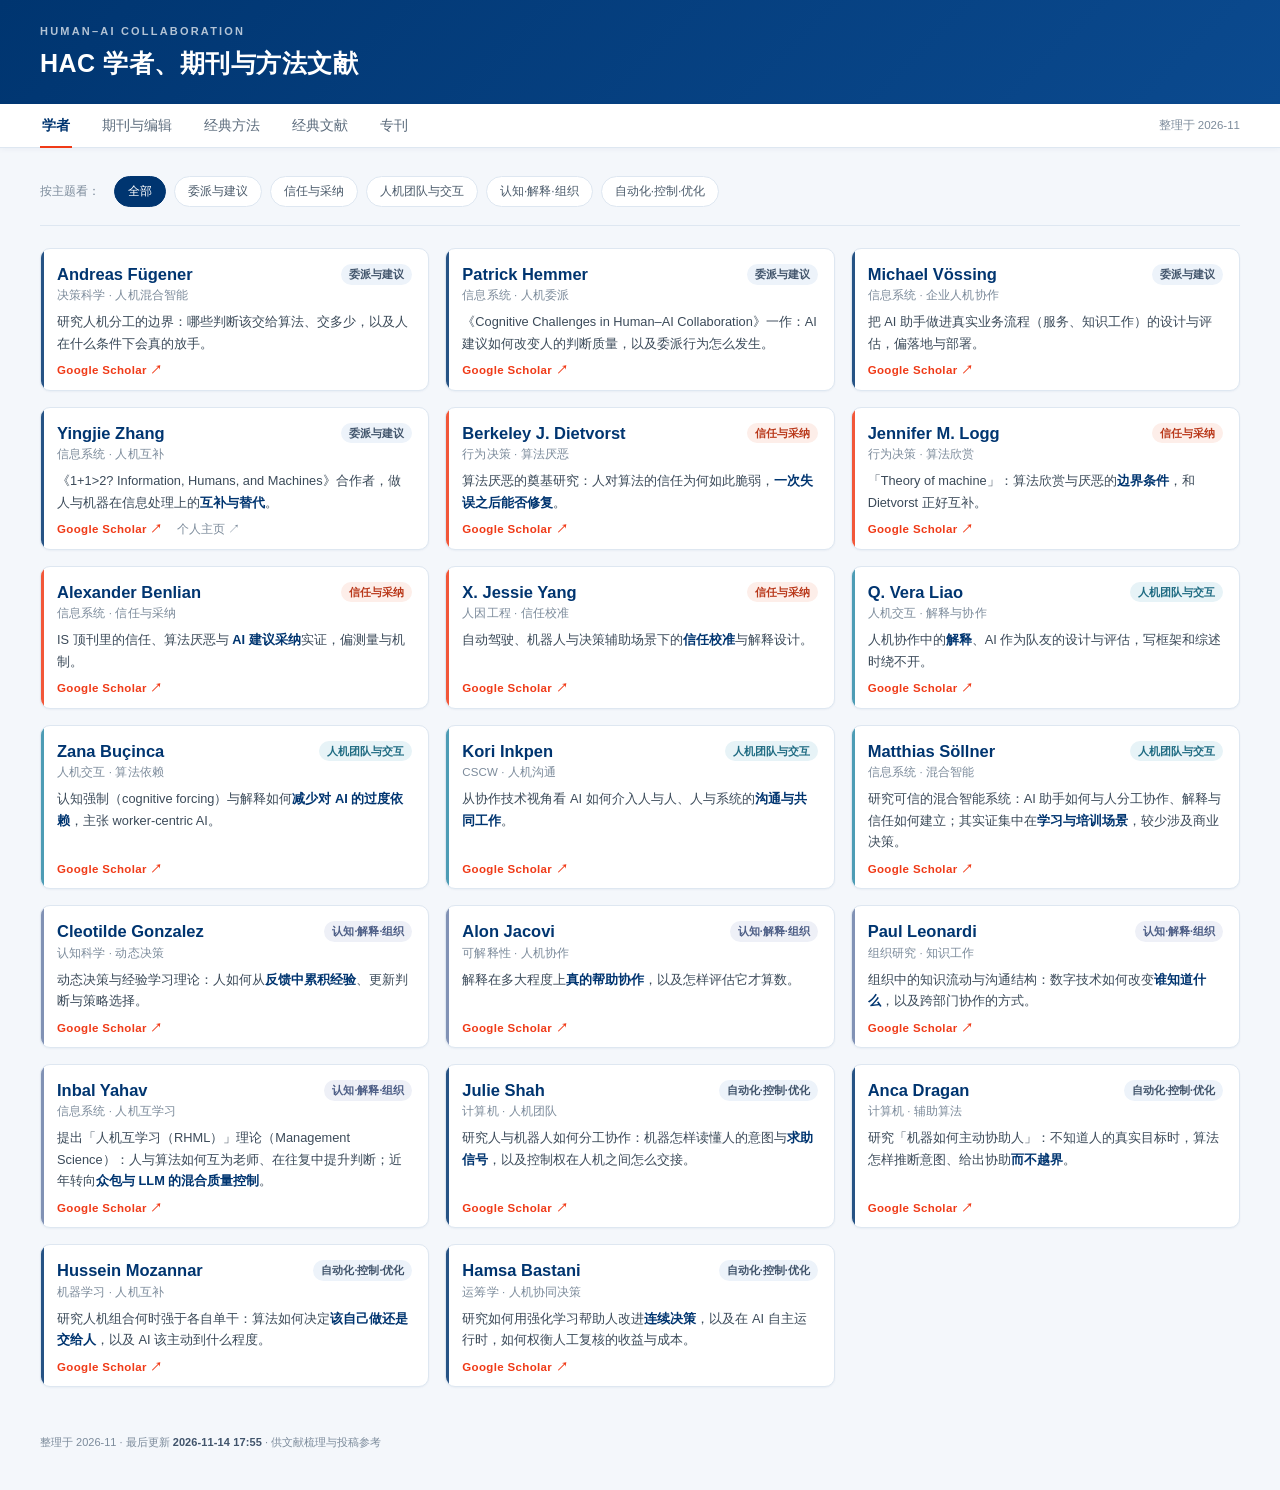
<file: index.html>
<!DOCTYPE html>
<html lang="zh-CN">
<head>
<meta charset="utf-8">
<title>HAC 学者、期刊与方法文献</title>
<link rel="stylesheet" href="style.css">
</head>
<body>
<header>
  <div class="tag">HUMAN&ndash;AI COLLABORATION</div>
  <h1>HAC 学者、期刊与方法文献</h1>
</header>

<div class="tabs">
  <button class="on" data-page="scholars">学者</button>
  <button data-page="journals">期刊与编辑</button>
  <button data-page="methods">经典方法</button>
  <button data-page="refs">经典文献</button>
  <button data-page="cfps">专刊</button>
  <span class="right">整理于 2026-11</span>
</div>

<div class="wrap">

<!--
  ============================================================
  协作编辑说明（给要改这个文件的人看）

  【可以改的地方】
    页面一 学者        <div class="page on" id="page-scholars">
    页面二 期刊与编辑  <div class="page"    id="page-journals">
    页面三 经典方法    <div class="page"    id="page-methods">
    页面四 经典文献    <div class="page"    id="page-refs">
    页面五 专刊与征稿  <div class="page"    id="page-cfps">

  【尽量不要动的地方】
    <style> ... </style>   顶部的样式区，改错会整页变形
    <script> ... </script> 末尾的切换逻辑，改错三个 tab 会点不动
    <header> 与 <div class="tabs"> 页头和 tab 按钮

  【多人协作约定】
    一人负责一个 tab（学者 / 期刊 / 经典方法），各改各的区块，
    改动的行不重叠，GitHub 能自动合并，不会冲突。
    不要两个人同时改 <style> 区。
  ============================================================
-->


<!-- ============ 页面一：学者 ============ -->
<div class="page on" id="page-scholars">
  <!-- 本区块只改 scholars 相关卡片，不要动上面的 style -->
  <div class="bar">
    <span class="hint">按主题看：</span>
    <button class="pill on" data-tag="all">全部</button>
    <button class="pill" data-tag="委派与建议">委派与建议</button>
    <button class="pill" data-tag="信任与采纳">信任与采纳</button>
    <button class="pill" data-tag="人机团队与交互">人机团队与交互</button>
    <button class="pill" data-tag="认知·解释·组织">认知·解释·组织</button>
    <button class="pill" data-tag="自动化·控制·优化">自动化·控制·优化</button>
  </div>

  <div class="grid">

    <div class="card" data-tag="委派与建议">
      <div class="top"><div class="name">Andreas Fügener</div><span class="chip">委派与建议</span></div>
      <div class="field">决策科学 · 人机混合智能</div>
      <div class="why">研究人机分工的边界：哪些判断该交给算法、交多少，以及人在什么条件下会真的放手。</div>
      <div class="links"><a class="sch" href="https://scholar.google.com/citations?user=5B4uBG8AAAAJ&hl=zh-CN" target="_blank">Google Scholar &#8599;</a></div>
    </div>

    <div class="card" data-tag="委派与建议">
      <div class="top"><div class="name">Patrick Hemmer</div><span class="chip">委派与建议</span></div>
      <div class="field">信息系统 · 人机委派</div>
      <div class="why">《Cognitive Challenges in Human&ndash;AI Collaboration》一作：AI 建议如何改变人的判断质量，以及委派行为怎么发生。</div>
      <div class="links"><a class="sch" href="https://scholar.google.com/citations?user=7gf5nyYAAAAJ&hl=zh-CN" target="_blank">Google Scholar &#8599;</a></div>
    </div>

    <div class="card" data-tag="委派与建议">
      <div class="top"><div class="name">Michael V&ouml;ssing</div><span class="chip">委派与建议</span></div>
      <div class="field">信息系统 · 企业人机协作</div>
      <div class="why">把 AI 助手做进真实业务流程（服务、知识工作）的设计与评估，偏落地与部署。</div>
      <div class="links"><a class="sch" href="https://scholar.google.com/citations?user=AgqMr_QAAAAJ&hl=zh-CN" target="_blank">Google Scholar &#8599;</a></div>
    </div>

    <div class="card" data-tag="委派与建议">
      <div class="top"><div class="name">Yingjie Zhang</div><span class="chip">委派与建议</span></div>
      <div class="field">信息系统 · 人机互补</div>
      <div class="why">《1+1&gt;2? Information, Humans, and Machines》合作者，做人与机器在信息处理上的<b>互补与替代</b>。</div>
      <div class="links">
        <a class="sch" href="https://scholar.google.com/citations?user=EtXFFnQAAAAJ&hl=zh-CN" target="_blank">Google Scholar &#8599;</a>
        <a class="alt" href="https://sites.google.com/view/yingjiezhang" target="_blank">个人主页 &#8599;</a>
      </div>
    </div>

    <div class="card" data-tag="信任与采纳">
      <div class="top"><div class="name">Berkeley J. Dietvorst</div><span class="chip">信任与采纳</span></div>
      <div class="field">行为决策 · 算法厌恶</div>
      <div class="why">算法厌恶的奠基研究：人对算法的信任为何如此脆弱，<b>一次失误之后能否修复</b>。</div>
      <div class="links"><a class="sch" href="https://scholar.google.com/citations?user=u004yBYAAAAJ&hl=zh-CN" target="_blank">Google Scholar &#8599;</a></div>
    </div>

    <div class="card" data-tag="信任与采纳">
      <div class="top"><div class="name">Jennifer M. Logg</div><span class="chip">信任与采纳</span></div>
      <div class="field">行为决策 · 算法欣赏</div>
      <div class="why">「Theory of machine」：算法欣赏与厌恶的<b>边界条件</b>，和 Dietvorst 正好互补。</div>
      <div class="links"><a class="sch" href="https://scholar.google.com/citations?user=apjXpMkAAAAJ&hl=zh-CN" target="_blank">Google Scholar &#8599;</a></div>
    </div>

    <div class="card" data-tag="信任与采纳">
      <div class="top"><div class="name">Alexander Benlian</div><span class="chip">信任与采纳</span></div>
      <div class="field">信息系统 · 信任与采纳</div>
      <div class="why">IS 顶刊里的信任、算法厌恶与 <b>AI 建议采纳</b>实证，偏测量与机制。</div>
      <div class="links"><a class="sch" href="https://scholar.google.com/citations?user=_X39PbsAAAAJ&hl=zh-CN" target="_blank">Google Scholar &#8599;</a></div>
    </div>

<div class="card" data-tag="信任与采纳">
      <div class="top"><div class="name">X. Jessie Yang</div><span class="chip">信任与采纳</span></div>
      <div class="field">人因工程 · 信任校准</div>
      <div class="why">自动驾驶、机器人与决策辅助场景下的<b>信任校准</b>与解释设计。</div>
      <div class="links"><a class="sch" href="https://scholar.google.com/citations?user=_JCq7nIAAAAJ&hl=zh-CN" target="_blank">Google Scholar &#8599;</a></div>
    </div>

    <div class="card" data-tag="人机团队与交互">
      <div class="top"><div class="name">Q. Vera Liao</div><span class="chip">人机团队与交互</span></div>
      <div class="field">人机交互 · 解释与协作</div>
      <div class="why">人机协作中的<b>解释</b>、AI 作为队友的设计与评估，写框架和综述时绕不开。</div>
      <div class="links"><a class="sch" href="https://scholar.google.com/citations?user=bbe_MZEAAAAJ&hl=zh-CN" target="_blank">Google Scholar &#8599;</a></div>
    </div>

    <div class="card" data-tag="人机团队与交互">
      <div class="top"><div class="name">Zana Bu&#231;inca</div><span class="chip">人机团队与交互</span></div>
      <div class="field">人机交互 · 算法依赖</div>
      <div class="why">认知强制（cognitive forcing）与解释如何<b>减少对 AI 的过度依赖</b>，主张 worker-centric AI。</div>
      <div class="links"><a class="sch" href="https://scholar.google.com/citations?user=Q_RQYDgAAAAJ&hl=zh-CN" target="_blank">Google Scholar &#8599;</a></div>
    </div>

    

    <div class="card" data-tag="人机团队与交互">
      <div class="top"><div class="name">Kori Inkpen</div><span class="chip">人机团队与交互</span></div>
      <div class="field">CSCW · 人机沟通</div>
      <div class="why">从协作技术视角看 AI 如何介入人与人、人与系统的<b>沟通与共同工作</b>。</div>
      <div class="links"><a class="sch" href="https://scholar.google.com/citations?user=9aA5QTUAAAAJ&hl=zh-CN" target="_blank">Google Scholar &#8599;</a></div>
    </div>

    <div class="card" data-tag="人机团队与交互">
      <div class="top"><div class="name">Matthias S&ouml;llner</div><span class="chip">人机团队与交互</span></div>
      <div class="field">信息系统 · 混合智能</div>
      <div class="why">研究可信的混合智能系统：AI 助手如何与人分工协作、解释与信任如何建立；其实证集中在<b>学习与培训场景</b>，较少涉及商业决策。</div>
      <div class="links"><a class="sch" href="https://scholar.google.com/citations?user=9gD2bNwAAAAJ&hl=zh-CN" target="_blank">Google Scholar &#8599;</a></div>
    </div>

    <div class="card" data-tag="认知·解释·组织">
      <div class="top"><div class="name">Cleotilde Gonzalez</div><span class="chip">认知·解释·组织</span></div>
      <div class="field">认知科学 · 动态决策</div>
      <div class="why">动态决策与经验学习理论：人如何从<b>反馈中累积经验</b>、更新判断与策略选择。</div>
      <div class="links"><a class="sch" href="https://scholar.google.com/citations?user=KgU6Vg8AAAAJ&hl=zh-CN" target="_blank">Google Scholar &#8599;</a></div>
    </div>

    <div class="card" data-tag="认知·解释·组织">
      <div class="top"><div class="name">Alon Jacovi</div><span class="chip">认知·解释·组织</span></div>
      <div class="field">可解释性 · 人机协作</div>
      <div class="why">解释在多大程度上<b>真的帮助协作</b>，以及怎样评估它才算数。</div>
      <div class="links"><a class="sch" href="https://scholar.google.com/citations?user=cX9TtloAAAAJ&hl=zh-CN" target="_blank">Google Scholar &#8599;</a></div>
    </div>

    <div class="card" data-tag="认知·解释·组织">
      <div class="top"><div class="name">Paul Leonardi</div><span class="chip">认知·解释·组织</span></div>
      <div class="field">组织研究 · 知识工作</div>
      <div class="why">组织中的知识流动与沟通结构：数字技术如何改变<b>谁知道什么</b>，以及跨部门协作的方式。</div>
      <div class="links"><a class="sch" href="https://scholar.google.com/citations?user=7GfnCOcAAAAJ&hl=zh-CN" target="_blank">Google Scholar &#8599;</a></div>
    </div>

    <div class="card" data-tag="认知·解释·组织">
      <div class="top"><div class="name">Inbal Yahav</div><span class="chip">认知·解释·组织</span></div>
      <div class="field">信息系统 · 人机互学习</div>
      <div class="why">提出「人机互学习（RHML）」理论（Management Science）：人与算法如何互为老师、在往复中提升判断；近年转向<b>众包与 LLM 的混合质量控制</b>。</div>
      <div class="links"><a class="sch" href="https://scholar.google.com/citations?user=avjLJ58AAAAJ&hl=zh-CN" target="_blank">Google Scholar &#8599;</a></div>
    </div>

  
    <div class="card" data-tag="自动化·控制·优化">
          <div class="top"><div class="name">Julie Shah</div><span class="chip">自动化·控制·优化</span></div>
          <div class="field">计算机 · 人机团队</div>
          <div class="why">研究人与机器人如何分工协作：机器怎样读懂人的意图与<b>求助信号</b>，以及控制权在人机之间怎么交接。</div>
          <div class="links"><a class="sch" href="https://scholar.google.com/citations?user=-fPI9LgAAAAJ&hl=zh-CN" target="_blank">Google Scholar &#8599;</a></div>
        </div>
    <div class="card" data-tag="自动化·控制·优化">
          <div class="top"><div class="name">Anca Dragan</div><span class="chip">自动化·控制·优化</span></div>
          <div class="field">计算机 · 辅助算法</div>
          <div class="why">研究「机器如何主动协助人」：不知道人的真实目标时，算法怎样推断意图、给出协助<b>而不越界</b>。</div>
          <div class="links"><a class="sch" href="https://scholar.google.com/citations?user=UgHB5oAAAAAJ&hl=zh-CN" target="_blank">Google Scholar &#8599;</a></div>
        </div>
    <div class="card" data-tag="自动化·控制·优化">
          <div class="top"><div class="name">Hussein Mozannar</div><span class="chip">自动化·控制·优化</span></div>
          <div class="field">机器学习 · 人机互补</div>
          <div class="why">研究人机组合何时强于各自单干：算法如何决定<b>该自己做还是交给人</b>，以及 AI 该主动到什么程度。</div>
          <div class="links"><a class="sch" href="https://scholar.google.com/citations?user=XCfZyIkAAAAJ&hl=zh-CN" target="_blank">Google Scholar &#8599;</a></div>
        </div>
    <div class="card" data-tag="自动化·控制·优化">
          <div class="top"><div class="name">Hamsa Bastani</div><span class="chip">自动化·控制·优化</span></div>
          <div class="field">运筹学 · 人机协同决策</div>
          <div class="why">研究如何用强化学习帮助人改进<b>连续决策</b>，以及在 AI 自主运行时，如何权衡人工复核的收益与成本。</div>
          <div class="links"><a class="sch" href="https://scholar.google.com/citations?user=ZbUfUMoAAAAJ&hl=zh-CN" target="_blank">Google Scholar &#8599;</a></div>
        </div>

  </div>
</div>

<!-- ============ 页面二：期刊与编辑 ============ -->
<div class="page" id="page-journals">

  <!-- 本区块只改期刊卡片与编辑表，不要动上面的 style -->
  <h2 class="sec">目标期刊</h2>
  <div class="jgrid">

    <div class="jcard" data-tier="UTD24">
      <div class="jtop"><span class="jname">MISQ</span><span class="tier">UTD24 &middot; FT50</span></div>
      <div class="jfull">Management Information Systems Quarterly</div>
      <div class="jdesc">IS 顶级理论与实证，重理论贡献与新概念；委派/协同框架（Appraisal&ndash;Distribution&ndash;Coordination）就发在这里。</div>
      <div class="jlinks"><a href="https://misq.umn.edu/" target="_blank">官网 &#8599;</a></div>
    </div>

    <div class="jcard" data-tier="UTD24">
      <div class="jtop"><span class="jname">ISR</span><span class="tier">UTD24 &middot; FT50</span></div>
      <div class="jfull">Information Systems Research</div>
      <div class="jdesc">IS 定量实证、分析建模与设计科学；人机协作实证的主战场之一。</div>
      <div class="jlinks"><a href="https://pubsonline.informs.org/journal/isre" target="_blank">官网 &#8599;</a></div>
    </div>

    <div class="jcard" data-tier="UTD24">
      <div class="jtop"><span class="jname">MS</span><span class="tier">UTD24 &middot; FT50</span></div>
      <div class="jfull">Management Science</div>
      <div class="jdesc">管理科学全领域；IS 方向收算法决策、平台与 AI 经济，行为实验类 HAC 研究常见。</div>
      <div class="jlinks"><a href="https://pubsonline.informs.org/journal/mnsc" target="_blank">官网 &#8599;</a></div>
    </div>

    <div class="jcard" data-tier="UTD24">
      <div class="jtop"><span class="jname">AMR</span><span class="tier">UTD24 &middot; FT50</span></div>
      <div class="jfull">Academy of Management Review</div>
      <div class="jdesc">纯理论刊物，以概念、框架与理论建构为主。</div>
      <div class="jlinks"><a href="https://journals.aom.org/journal/amr" target="_blank">官网 &#8599;</a></div>
    </div>

    <div class="jcard" data-tier="FT50">
      <div class="jtop"><span class="jname">JMIS</span><span class="tier">FT50</span></div>
      <div class="jfull">Journal of Management Information Systems</div>
      <div class="jdesc">IS 的应用与管理问题，偏落地与组织情境。</div>
      <div class="jlinks"><a href="https://www.jmis-web.org/" target="_blank">官网 &#8599;</a></div>
    </div>

    <div class="jcard" data-tier="FT50">
      <div class="jtop"><span class="jname">JMS</span><span class="tier">FT50</span></div>
      <div class="jfull">Journal of Management Studies</div>
      <div class="jdesc">管理与组织研究，收 AI 与工作 / 组织专题；适合组织视角的 HAC。</div>
      <div class="jlinks"><a href="https://onlinelibrary.wiley.com/journal/14676486" target="_blank">官网 &#8599;</a></div>
    </div>

    <div class="jcard" data-tier="ABS4">
      <div class="jtop"><span class="jname">EJIS</span><span class="tier">ABS4</span></div>
      <div class="jfull">European Journal of Information Systems</div>
      <div class="jdesc">欧洲 IS 社区，偏社会技术与设计科学。</div>
      <div class="jlinks"><a href="https://www.tandfonline.com/journals/tjis20" target="_blank">官网 &#8599;</a></div>
    </div>

    <div class="jcard" data-tier="ABS4">
      <div class="jtop"><span class="jname">RA</span><span class="tier">ABS4</span></div>
      <div class="jfull">Risk Analysis · Society for Risk Analysis</div>
      <div class="jdesc">风险分析、风险沟通与决策；算法风险与信任的交叉口。</div>
      <div class="jlinks"><a href="https://onlinelibrary.wiley.com/journal/15396924" target="_blank">官网 &#8599;</a></div>
    </div>

    <div class="jcard" data-tier="ABS3">
      <div class="jtop"><span class="jname">DS</span><span class="tier">ABS3</span></div>
      <div class="jfull">Decision Sciences · Decision Sciences Institute</div>
      <div class="jdesc">决策科学、运营与 IS 的交叉，偏方法与模型；近年征 agentic AI 与人机协作专刊。</div>
      <div class="jlinks"><a href="https://onlinelibrary.wiley.com/journal/15405915" target="_blank">官网 &#8599;</a></div>
    </div>

    <div class="jcard" data-tier="ABS3">
      <div class="jtop"><span class="jname">DSS</span><span class="tier">ABS3</span></div>
      <div class="jfull">Decision Support Systems</div>
      <div class="jdesc">决策支持系统与技术实现；AI 建议 / 决策支持的天然主场。</div>
      <div class="jlinks"><a href="https://www.sciencedirect.com/journal/decision-support-systems" target="_blank">官网 &#8599;</a></div>
    </div>

  </div>


  <style>
    #page-journals .check-note{background:#fff;border:1px solid var(--line);border-left:4px solid var(--navy);border-radius:8px;padding:16px 18px;margin:22px 0 16px;font-size:13px;line-height:1.85}
    #page-journals .check-note p{margin:0 0 8px} #page-journals .check-note p:last-child{margin-bottom:0}
    #page-journals .check-note strong{color:var(--navy)}
    #page-journals .audit-table-wrap{overflow-x:auto;border:1px solid var(--line);border-radius:10px;background:#fff}
    #page-journals .audit-table{min-width:1080px;table-layout:fixed;line-height:1.65}
    #page-journals .audit-table th{position:static}
    #page-journals .audit-table td{overflow-wrap:anywhere}
    #page-journals .audit-table td:first-child{white-space:normal}
    #page-journals .audit-table .fit{color:#C0392B;white-space:nowrap;font-size:15px;letter-spacing:1px}
    #page-journals .audit-table .fit-empty{color:#C3CCD7}
    #page-journals .audit-table .detail{display:block;font-size:11.5px;color:#65788C;margin-top:5px;font-weight:400}
    #page-journals .audit-table .review-status{display:block;font-size:11px;color:#65788C;margin-top:5px}
    #page-journals .audit-table .uncertain .review-status{color:#9A5A14}
    #page-journals .audit-table .added{font:600 10px Arial;color:#246E66;background:#E7F3EF;padding:2px 5px;border-radius:3px;display:inline-block;margin-top:5px}
    #page-journals .audit-table a,#page-journals .route-table a,#page-journals .check-note a{color:#B83B22;text-decoration:none}
    #page-journals .audit-table a:hover,#page-journals .route-table a:hover,#page-journals .check-note a:hover{text-decoration:underline}
    #page-journals .audit-table .evidence a{display:block;font-size:11px;margin-bottom:6px}
    #page-journals .route-table{min-width:760px;font-size:12px;line-height:1.75}
    #page-journals .route-table td:first-child{width:8%}
    #page-journals .table-caption{font-size:12px;line-height:1.8;color:#607387;margin:8px 0 14px}
  </style>
  
  <h2 class="sec">投稿时能否推荐处理编辑？</h2>
  <div class="audit-table-wrap"><table class="route-table">
    <thead><tr><th>期刊</th><th style="width:24%">已核实的规则／证据边界</th><th style="width:43%">你应该如何理解与使用</th><th>依据</th></tr></thead><tbody>
<tr><td>MISQ</td><td>有编辑提名的既有制度；现行具体表单未完成核实</td><td>可按 SE 与 AE 分别准备候选。历史规则由 EIC 考虑提名与工作量分配 SE，AE 由 SE 决定；不将历史人数要求写成 2026 已确认规则。Maytal 与 Yingjie 是不同层级的候选组合。</td><td><a href="https://apps.lib.whu.edu.cn/ensci/show_tg.asp?id=16446" target="_blank" rel="noopener noreferrer">历史投稿指南转载 ↗</a><br><a href="https://misq.umn.edu/skin/frontend/default/misq/pdf/ReviewerRole.pdf" target="_blank" rel="noopener noreferrer">官方角色说明 ↗</a><br><a href="https://misq.umn.edu/pages/Editorial_Board" target="_blank" rel="noopener noreferrer">现行编委入口 ↗</a></td></tr><tr><td>ISR</td><td>明确要求推荐：2 名 SE、2 名 AE、5 名审稿人（其中至少 2 名 ERB）</td><td>推荐不是指定。常规投稿可从下列两位 SE 和两位 AE 起草候选组合，再依据具体方法及利益冲突调整；AE 由 SE 分配。不要只保留一名身份未核实的 Ting Li。</td><td><a href="https://pubsonline.informs.org/page/isre/submission-guidelines" target="_blank" rel="noopener noreferrer">现行投稿指南 ↗</a><br><a href="https://pubsonline.informs.org/page/isre/editorial-board" target="_blank" rel="noopener noreferrer">现行名单 ↗</a></td></tr><tr><td>MS</td><td>明确让作者选择希望接稿的 Department Editor（DE）</td><td>优先 DE 通常会获分配，但会受工作量与专长影响。IS 现任 DE 包括 Hemant Bhargava、Anindya Ghose、D. J. Wu；对本主题 D. J. Wu 有实际处理先例。原表三个 AE 不能替代 DE 选择；是否有额外 AE 推荐栏，未作确认。</td><td><a href="https://pubsonline.informs.org/page/mnsc/submission-guidelines" target="_blank" rel="noopener noreferrer">现行规则 ↗</a><br><a href="https://pubsonline.informs.org/page/mnsc/editorial-board" target="_blank" rel="noopener noreferrer">部门名单 ↗</a><br><a href="https://pubsonline.informs.org/doi/abs/10.1287/mnsc.2023.03014" target="_blank" rel="noopener noreferrer">相关处理先例 ↗</a></td></tr><tr><td>JMIS</td><td>官网要求提交给 EIC Vladimir Zwass；明确允许推荐审稿人</td><td>未发现官网明确给予选择处理编辑的制度。不要把“推荐审稿人”理解为“指定编辑”。可在 cover letter 简短说明主题／方法契合，但编辑分配仍由期刊安排。四位都统一标为官网的 Board of Editors。</td><td><a href="https://www.jmis-web.org/info-for-contributors" target="_blank" rel="noopener noreferrer">投稿指南 ↗</a><br><a href="https://jmis-web.org/board-of-editors" target="_blank" rel="noopener noreferrer">编委页 ↗</a><br><a href="https://jmis-web.org/profile" target="_blank" rel="noopener noreferrer">评审角色说明 ↗</a></td></tr><tr><td>EJIS</td><td>SE／AE 体系存在；当前公开资料未核实作者选编辑的具体规则</td><td>Söllner 与 Benlian 都有现任 SE 证据；Jarvenpaa 现任常规身份未完成核实。如实际表单提供编辑推荐栏再填写；不能将未知写成“不允许”。</td><td><a href="https://www.tandfonline.com/action/journalInformation?journalCode=tjis20&amp;show=editorialBoard" target="_blank" rel="noopener noreferrer">编委页 ↗</a><br><a href="https://www.tandfonline.com/action/authorSubmission?show=instructions&amp;journalCode=tjis20" target="_blank" rel="noopener noreferrer">作者指南入口 ↗</a></td></tr><tr><td>RA</td><td>Area Editor 按领域负责稿件；公开作者指南未明确编辑推荐选项</td><td>风险方法／决策效用优先考虑 Borgonovo；风险感知／AI 建议采纳优先考虑 Árvai。灾害建模还可能进入 Natural Hazards 或 Mathematical Modeling and Machine Learning 领域，不能断言只在这两人之间分配。</td><td><a href="https://onlinelibrary.wiley.com/page/journal/15396924/homepage/editorialboard.html" target="_blank" rel="noopener noreferrer">明确领域分工 ↗</a><br><a href="https://onlinelibrary.wiley.com/page/journal/15396924/homepage/forauthors.html" target="_blank" rel="noopener noreferrer">现行作者指南 ↗</a></td></tr><tr><td>DSS</td><td>有 SE／AE 分层；本次未核实当前系统是否开放编辑推荐</td><td>Lee 有校方当前任职说明，Yahav 有较早期刊作者简介。可准备匹配理由，但正式填写前核对当前名单／下拉框；目前不能承诺稿件会交给其中一人。</td><td><a href="https://www.sciencedirect.com/journal/decision-support-systems/about/editorial-board" target="_blank" rel="noopener noreferrer">编委入口 ↗</a><br><a href="https://www.sciencedirect.com/journal/decision-support-systems/publish/guide-for-authors" target="_blank" rel="noopener noreferrer">投稿指南入口 ↗</a><br><a href="https://directory.business.vcu.edu/profile.php?urn=leeo" target="_blank" rel="noopener noreferrer">Lee 任职依据 ↗</a><br><a href="https://pubsonline.informs.org/doi/10.1287/isre.abtheau.v35.n1" target="_blank" rel="noopener noreferrer">Yahav 既有任职依据 ↗</a></td></tr><tr><td>DS</td><td>作者指南明确允许推荐 DE、AE 和审稿人</td><td>Agentic AI 部门 DE 为 Tianshu Sun；可推荐相关 AE，但仍由期刊决定。先确认稿件是否涉及自主行动／人机智能体协作；传统分类模型的风险预测不自动属于该部门。专刊另走对应通道。</td><td><a href="https://onlinelibrary.wiley.com/page/journal/15405915/homepage/forauthors.html" target="_blank" rel="noopener noreferrer">现行作者指南 ↗</a><br><a href="https://decisionsciencejournal.github.io/editorial_board/" target="_blank" rel="noopener noreferrer">部门范围 ↗</a><br><a href="https://decisionsciencejournal.github.io/editorial_board/DSJ_AE_Agentic_AI_and_Human_Agent_Collaboration_in_Business.html" target="_blank" rel="noopener noreferrer">AE 名单 ↗</a></td></tr></tbody></table></div>
  <h2 class="sec">逐人优先级与适用条件</h2>
<div class="audit-table-wrap"><table class="audit-table"><tr><th style="width:6%">期刊</th><th style="width:16%">人选</th><th style="width:19%">角色与核验状态</th><th style="width:10%">主题匹配</th><th style="width:36%">什么稿件下更应优先？</th><th style="width:13%">可复核来源</th></tr>
<tr><td rowspan="2">MISQ</td><td><b>Maytal Saar-Tsechansky</b><span class="aff">UT Austin</span></td><td>Senior Editor（SE）<span class="review-status">2026 期刊官方发布支持；编委页全文受限</span></td><td><span class="fit" aria-label="5 星，满分 5 星">★★★★★<span class="fit-empty"></span></span></td><td><b>实例级委派、互补策略、学习与决策收益</b><span class="detail">算法／设计科学与人类决策结合时优先。与 Yingjie 属不同层级，可作为 SE 与 AE 的配对候选。</span></td><td class="evidence"><a href="https://www.linkedin.com/posts/mis-quarterly_misq-misquarterly-50years-activity-7500616088259280897-bXYs" target="_blank" rel="noopener noreferrer">任职依据 ↗</a><a href="https://ijcai.org/proceedings/2021/237" target="_blank" rel="noopener noreferrer">互补与路由论文 ↗</a><a href="https://scholar.google.com/citations?user=SUAbOcgAAAAJ&amp;hl=zh-CN" target="_blank" rel="noopener noreferrer">Google Scholar ↗</a></td></tr>
<tr><td><b>Yingjie Zhang</b><span class="aff">Peking University</span></td><td>Associate Editor（AE）<span class="review-status">个人主页 2026-08 更新：2025-01 起任职</span></td><td><span class="fit" aria-label="5 星，满分 5 星">★★★★★<span class="fit-empty"></span></span></td><td><b>人机互补、意见分歧、判断与现场实验</b><span class="detail">互补为何发生、意见冲突如何影响判断，直接对口。偏实证／实验，不应仅因同属 HAC 就默认最适合纯算法证明稿。</span></td><td class="evidence"><a href="https://sites.google.com/view/yingjiezhang/" target="_blank" rel="noopener noreferrer">任职与论文 ↗</a><a href="https://scholar.google.com/citations?user=EtXFFnQAAAAJ&amp;hl=zh-CN" target="_blank" rel="noopener noreferrer">Google Scholar ↗</a></td></tr>
<tr><td rowspan="4">ISR</td><td><b>Atreyi Kankanhalli</b><span class="aff">National University of Singapore</span></td><td>Senior Editor（SE）<span class="review-status">现行期刊编委页确认</span></td><td><span class="fit" aria-label="5 星，满分 5 星">★★★★★<span class="fit-empty"></span></span></td><td><b>人机协作、行为机制、实验与混合方法</b><span class="detail">行为／组织机制及人机协作实证的优先 SE 候选；纯算法创新需另看方法匹配。</span></td><td class="evidence"><a href="https://pubsonline.informs.org/page/isre/editorial-board" target="_blank" rel="noopener noreferrer">任职与专长 ↗</a></td></tr>
<tr><td><b>Param Vir Singh</b><span class="aff">Carnegie Mellon University</span></td><td>Senior Editor（SE；官网写 Param Singh）<span class="review-status">现行期刊编委页确认</span></td><td><span class="fit" aria-label="5 星，满分 5 星">★★★★★<span class="fit-empty"></span></span></td><td><b>反复人机互动、学习、透明性与算法经济学</b><span class="detail">反复决策、相对优势变化、AI 设计如何影响人类学习，优先考虑；相关学习研究包含工作论文，不能据此推断分稿频率。</span></td><td class="evidence"><a href="https://pubsonline.informs.org/page/isre/editorial-board" target="_blank" rel="noopener noreferrer">任职 ↗</a><a href="https://www.contrib.andrew.cmu.edu/~psidhu/" target="_blank" rel="noopener noreferrer">研究主页 ↗</a><a href="https://scholar.google.com/citations?user=Qk3bTAYAAAAJ&amp;hl=zh-CN" target="_blank" rel="noopener noreferrer">Google Scholar ↗</a></td></tr>
<tr><td><b>Jingjing Li</b><span class="aff">University of Virginia</span></td><td>Associate Editor（AE）<span class="review-status">现行期刊编委页确认</span></td><td><span class="fit" aria-label="5 星，满分 5 星">★★★★★<span class="fit-empty"></span></span></td><td><b>AI 系统设计、人机协作、实验与机器学习</b><span class="detail">计算方法与实验并用、设计系统并检验协同收益时优先。</span></td><td class="evidence"><a href="https://pubsonline.informs.org/page/isre/editorial-board" target="_blank" rel="noopener noreferrer">任职与专长 ↗</a></td></tr>
<tr><td><b>Idris Adjerid</b><span class="aff">Virginia Tech</span></td><td>Associate Editor（AE）<span class="review-status">现行期刊编委页确认；有相近稿件处理记录</span></td><td><span class="fit" aria-label="4 星，满分 5 星">★★★★<span class="fit-empty">☆</span></span></td><td><b>XAI、元认知与委派的实验识别</b><span class="detail">若稿件接近“解释—元认知—委派”实验，可上调至 5 星：他是 Knowing (Not) to Know 的 AE。处理过相近稿，不代表接收更容易。</span></td><td class="evidence"><a href="https://pubsonline.informs.org/page/isre/editorial-board" target="_blank" rel="noopener noreferrer">任职 ↗</a><a href="https://pubsonline.informs.org/doi/pdf/10.1287/isre.2024.1431" target="_blank" rel="noopener noreferrer">实际处理记录 ↗</a></td></tr>
<tr><td rowspan="3">MS</td><td><b>D. J. Wu</b><span class="aff">Georgia Institute of Technology</span></td><td>Department Editor（DE）· Information Systems<span class="review-status">现行期刊编委页确认；有相关处理记录</span></td><td><span class="fit" aria-label="5 星，满分 5 星">★★★★★<span class="fit-empty"></span></span></td><td><b>人机连接、协作模式与人机互惠学习</b><span class="detail">原表最值得补充的直接投稿入口。IS 部门内优先考虑：两篇相关论文明确列其为接收编辑，其中一篇属于专刊。</span></td><td class="evidence"><a href="https://pubsonline.informs.org/page/mnsc/editorial-board" target="_blank" rel="noopener noreferrer">任职 ↗</a><a href="https://pubsonline.informs.org/doi/abs/10.1287/mnsc.2023.03014" target="_blank" rel="noopener noreferrer">协作模式处理记录 ↗</a><a href="https://pubsonline.informs.org/doi/abs/10.1287/mnsc.2022.03518" target="_blank" rel="noopener noreferrer">互惠学习处理记录 ↗</a></td></tr>
<tr><td><b>Param Vir Singh</b><span class="aff">Carnegie Mellon University</span></td><td>Associate Editor（AE）· Information Systems<span class="review-status">现行期刊编委页确认</span></td><td><span class="fit" aria-label="5 星，满分 5 星">★★★★★<span class="fit-empty"></span></span></td><td><b>人机学习、透明性与算法决策</b><span class="detail">反复互动与学习机制优先于一般 LLM 共创人选；投稿先选 DE，不能把 AE 填进 DE 栏。</span></td><td class="evidence"><a href="https://pubsonline.informs.org/page/mnsc/editorial-board" target="_blank" rel="noopener noreferrer">任职 ↗</a><a href="https://www.contrib.andrew.cmu.edu/~psidhu/" target="_blank" rel="noopener noreferrer">研究主页 ↗</a><a href="https://scholar.google.com/citations?user=Qk3bTAYAAAAJ&amp;hl=zh-CN" target="_blank" rel="noopener noreferrer">Google Scholar ↗</a></td></tr>
<tr><td><b>Paramveer Dhillon</b><span class="aff">University of Michigan</span></td><td>Associate Editor（AE）· Information Systems<span class="review-status">现行期刊编委页确认</span></td><td><span class="fit" aria-label="4 星，满分 5 星">★★★★<span class="fit-empty">☆</span></span></td><td><b>协作设计、不同 AI 介入程度、因果推断</b><span class="detail">研究 LLM 协作设计、干预强度与介入方式时可上调 5 星；静态风险分类委派的直接匹配度相对较低。</span></td><td class="evidence"><a href="https://pubsonline.informs.org/page/mnsc/editorial-board" target="_blank" rel="noopener noreferrer">任职 ↗</a><a href="https://pdhillon.com/" target="_blank" rel="noopener noreferrer">研究主页 ↗</a><a href="https://scholar.google.com/citations?user=vu5Mw_0AAAAJ&amp;hl=zh-CN" target="_blank" rel="noopener noreferrer">Google Scholar ↗</a></td></tr>
<tr><td rowspan="4">JMIS</td><td><b>Oliver Hinz</b><span class="aff">Goethe University Frankfurt</span></td><td>Board of Editors（官网列名）<span class="review-status">现行期刊编委页确认</span></td><td><span class="fit" aria-label="5 星，满分 5 星">★★★★★<span class="fit-empty"></span></span></td><td><b>XAI、元认知、信任与人类委派</b><span class="detail">解释如何改变自我认识、建议采纳与委派质量时，四人中优先。相关论文和研究方向都直接匹配。</span></td><td class="evidence"><a href="https://jmis-web.org/board-of-editors" target="_blank" rel="noopener noreferrer">任职 ↗</a><a href="https://www.wiim.uni-frankfurt.de/team/oliver-hinz/" target="_blank" rel="noopener noreferrer">研究主页 ↗</a><a href="https://pubsonline.informs.org/doi/pdf/10.1287/isre.2024.1431" target="_blank" rel="noopener noreferrer">代表论文 ↗</a><a href="https://scholar.google.com/citations?user=5HYKgr4AAAAJ&amp;hl=zh-CN" target="_blank" rel="noopener noreferrer">Google Scholar ↗</a></td></tr>
<tr><td><b>Jan Marco Leimeister</b><span class="aff">University of St. Gallen</span></td><td>Board of Editors（官网列名）<span class="review-status">现行期刊编委页确认；与其他三位统一口径</span></td><td><span class="fit" aria-label="5 星，满分 5 星">★★★★★<span class="fit-empty"></span></span></td><td><b>混合智能、协作系统设计、GenAI 委派</b><span class="detail">设计科学、委派机制与协作流程的构建和评价优先；不再将其单独写成高于其他编委的“Editor”。</span></td><td class="evidence"><a href="https://jmis-web.org/board-of-editors" target="_blank" rel="noopener noreferrer">任职 ↗</a><a href="https://www.uni-kassel.de/fb07/en/ibwl/wirtschaftsinformatik/team/forschungsgruppenleiter-und-wissenschaftliche-mitarbeiter/dr-rer-pol-mahei-li.html" target="_blank" rel="noopener noreferrer">委派系统研究 ↗</a><a href="https://scholar.google.com/citations?user=1mnRxdEAAAAJ&amp;hl=zh-CN" target="_blank" rel="noopener noreferrer">Google Scholar ↗</a></td></tr>
<tr><td><b>Yuqing Ren</b><span class="aff">University of Minnesota</span></td><td>Board of Editors（官网列名）<span class="review-status">现行期刊编委页确认</span></td><td><span class="fit" aria-label="4 星，满分 5 星">★★★★<span class="fit-empty">☆</span></span></td><td><b>团队协作、专业角色、AI 建议与决策质量</b><span class="detail">团队／角色差异或医疗决策任务可上调 5 星。2026 医疗 AI 论文直接研究决策质量，不能仅视为宽泛团队研究。</span></td><td class="evidence"><a href="https://jmis-web.org/board-of-editors" target="_blank" rel="noopener noreferrer">任职 ↗</a><a href="https://www.chingren.com/" target="_blank" rel="noopener noreferrer">研究主页 ↗</a><a href="https://journals.sagepub.com/doi/10.1177/0272989X261484927" target="_blank" rel="noopener noreferrer">2026 论文 ↗</a><a href="https://scholar.google.com/citations?user=pO-wy6QAAAAJ&amp;hl=zh-CN" target="_blank" rel="noopener noreferrer">Google Scholar ↗</a></td></tr>
<tr><td><b>Monideepa Tarafdar</b><span class="aff">University of Massachusetts Amherst</span></td><td>Board of Editors（官网列名）<span class="review-status">现行期刊编委页确认</span></td><td><span class="fit" aria-label="4 星，满分 5 星">★★★★<span class="fit-empty">☆</span></span></td><td><b>认知反思、人机分歧、LLM 交互与事实性</b><span class="detail">原 2/3 星理由偏弱。2026 JMIS 已发表反思与任务事实性实验；若主线是认知卸载、反思或对抗式交互，可上调 5 星。</span></td><td class="evidence"><a href="https://jmis-web.org/board-of-editors" target="_blank" rel="noopener noreferrer">任职 ↗</a><a href="https://www.jmis-web.org/articles/1762" target="_blank" rel="noopener noreferrer">2026 论文 ↗</a><a href="https://scholar.google.com/citations?user=-oOh2z4AAAAJ&amp;hl=zh-CN" target="_blank" rel="noopener noreferrer">Google Scholar ↗</a></td></tr>
<tr><td rowspan="2">EJIS</td><td><b>Matthias Söllner</b><span class="aff">University of Kassel</span></td><td>Senior Editor（SE）<span class="review-status">2025 校方任命公告＋现行期刊名单支持</span></td><td><span class="fit" aria-label="5 星，满分 5 星">★★★★★<span class="fit-empty"></span></span></td><td><b>信任校准、混合智能、设计科学</b><span class="detail">研究人机信任、协作系统设计与定量评价时优先；原来的高优先级合理。</span></td><td class="evidence"><a href="https://www.uni-kassel.de/fb07/infothek/sitemap-news-detail/2025/01/14/prof-dr-matthias-soellner-als-associate-editor-in-das-editoral-board-des-european-journal-of-information-systems-ejis-berufen-2" target="_blank" rel="noopener noreferrer">SE 任命 ↗</a><a href="https://www.tandfonline.com/action/journalInformation?journalCode=tjis20&amp;show=editorialBoard" target="_blank" rel="noopener noreferrer">现行名单与专长 ↗</a><a href="https://scholar.google.com/citations?user=9gD2bNwAAAAJ&amp;hl=zh-CN" target="_blank" rel="noopener noreferrer">Google Scholar ↗</a></td></tr>
<tr><td><b>Alexander Benlian</b><span class="aff">TU Darmstadt</span></td><td>Senior Editor（SE）<span class="review-status">现行期刊编委页及研究机构主页确认</span></td><td><span class="fit" aria-label="5 星，满分 5 星">★★★★★<span class="fit-empty"></span></span></td><td><b>人机协作、算法管理、AI 素养与行为机制</b><span class="detail">与 Söllner 并列核心候选；心理／组织机制与 AI 控制权问题更应优先考虑他。删除“2024 存档待核”的降级理由。</span></td><td class="evidence"><a href="https://www.tandfonline.com/action/journalInformation?journalCode=tjis20&amp;show=editorialBoard" target="_blank" rel="noopener noreferrer">任职 ↗</a><a href="https://www.hessian.ai/people/alexander-benlian/" target="_blank" rel="noopener noreferrer">现任身份与研究 ↗</a><a href="https://scholar.google.com/citations?user=_X39PbsAAAAJ&amp;hl=zh-CN" target="_blank" rel="noopener noreferrer">Google Scholar ↗</a></td></tr>
<tr><td rowspan="2">RA</td><td><b>Emanuele Borgonovo</b><span class="aff">Bocconi University</span></td><td>Area Editor · Decision and Management Science<span class="review-status">现行期刊编委页确认</span></td><td><span class="fit" aria-label="4 星，满分 5 星">★★★★<span class="fit-empty">☆</span></span></td><td><b>风险决策方法、可解释建模与 AI 风险</b><span class="detail">若是洪涝风险评估、人机配置的效用或不确定性建模，可上调 5 星并优先；不能仅因主持 AI 专题而覆盖所有 HAC 行为稿。</span></td><td class="evidence"><a href="https://onlinelibrary.wiley.com/page/journal/15396924/homepage/editorialboard.html" target="_blank" rel="noopener noreferrer">领域分工 ↗</a><a href="https://onlinelibrary.wiley.com/doi/10.1111/risa.70195" target="_blank" rel="noopener noreferrer">2026 AI 风险专题 ↗</a><a href="https://scholar.google.com/citations?user=S210UlUAAAAJ&amp;hl=zh-CN" target="_blank" rel="noopener noreferrer">Google Scholar ↗</a></td></tr>
<tr><td><b>Joseph Árvai</b><span class="aff">University of Southern California</span></td><td>Area Editor · Risk Perception<span class="review-status">现行期刊编委页确认</span></td><td><span class="fit" aria-label="4 星，满分 5 星">★★★★<span class="fit-empty">☆</span></span></td><td><b>风险感知、AI 建议采纳与判断行为</b><span class="detail">若是人在高风险情境下是否依赖 AI、如何调整判断，可上调 5 星并排在 Borgonovo 前；原来固定低一档不合理。</span></td><td class="evidence"><a href="https://onlinelibrary.wiley.com/page/journal/15396924/homepage/editorialboard.html" target="_blank" rel="noopener noreferrer">领域分工 ↗</a><a href="https://doi.org/10.1080/13669877.2021.1958047" target="_blank" rel="noopener noreferrer">AI 建议研究 ↗</a><a href="https://scholar.google.com/citations?user=oNPz5m0AAAAJ&amp;hl=zh-CN" target="_blank" rel="noopener noreferrer">Google Scholar ↗</a></td></tr>
<tr><td rowspan="4">DS</td><td><b>Tianshu Sun</b><span class="aff">Cheung Kong Graduate School of Business</span></td><td>Department Editor（DE）· Agentic AI and Human-Agent Collaboration<span class="review-status">现行官方关联编委页确认</span></td><td><span class="fit" aria-label="5 星，满分 5 星">★★★★★<span class="fit-empty"></span></span></td><td><b>智能体决策、人机智能体协作与业务实验</b><span class="detail">该部门的直接分稿入口，应与 AE 一起考虑；若仅做传统预测模型与人类判断的组合，先核实是否真正符合 agentic 范围。</span></td><td class="evidence"><a href="https://decisionsciencejournal.github.io/editorial_board/" target="_blank" rel="noopener noreferrer">部门与任职 ↗</a><a href="https://papers.ssrn.com/sol3/papers.cfm?abstract_id=5632430" target="_blank" rel="noopener noreferrer">动态委派研究 ↗</a></td></tr>
<tr><td><b>Yingjie Zhang</b><span class="aff">Peking University</span></td><td>Associate Editor（AE）· Agentic AI 部门<span class="review-status">现行部门名单＋个人主页确认</span></td><td><span class="fit" aria-label="5 星，满分 5 星">★★★★★<span class="fit-empty"></span></span></td><td><b>人机互补、意见分歧、实验与智能体协作</b><span class="detail">原表遗漏的核心 AE 候选。常规 AE 与专刊客座 SE 是两种身份，不可混用；选择哪个身份取决于投稿通道。</span></td><td class="evidence"><a href="https://decisionsciencejournal.github.io/editorial_board/DSJ_AE_Agentic_AI_and_Human_Agent_Collaboration_in_Business.html" target="_blank" rel="noopener noreferrer">常规 AE ↗</a><a href="https://sites.google.com/view/yingjiezhang/" target="_blank" rel="noopener noreferrer">研究与任职 ↗</a><a href="https://onlinelibrary.wiley.com/page/journal/15405915/homepage/call-for-papers/agentic-era-decisions" target="_blank" rel="noopener noreferrer">专刊身份 ↗</a><a href="https://scholar.google.com/citations?user=EtXFFnQAAAAJ&amp;hl=zh-CN" target="_blank" rel="noopener noreferrer">Google Scholar ↗</a></td></tr>
<tr><td><b>Wen Wang</b><span class="aff">University of Maryland, College Park</span></td><td>Associate Editor（AE）· Agentic AI 部门<span class="review-status">现行部门编委页确认</span></td><td><span class="fit" aria-label="4 星，满分 5 星">★★★★<span class="fit-empty">☆</span></span></td><td><b>动态委派、控制需求与人机共创</b><span class="detail">若研究“谁决定委派、何时与多大程度交给 GenAI”，可上调 5 星，且应优先于仅泛做 LLM 分析的人选。依据含 2025 SSRN 工作论文，并非已发表定论。</span></td><td class="evidence"><a href="https://decisionsciencejournal.github.io/editorial_board/DSJ_AE_Agentic_AI_and_Human_Agent_Collaboration_in_Business.html" target="_blank" rel="noopener noreferrer">任职 ↗</a><a href="https://papers.ssrn.com/sol3/papers.cfm?abstract_id=5632430" target="_blank" rel="noopener noreferrer">动态委派工作论文 ↗</a><a href="https://scholar.google.com/citations?user=IZF0Z-oAAAAJ&amp;hl=zh-CN" target="_blank" rel="noopener noreferrer">Google Scholar ↗</a></td></tr>
<tr><td><b>Ming Liu</b><span class="aff">CUHK-Shenzhen</span></td><td>Associate Editor（AE）· Agentic AI 部门<span class="review-status">现行部门编委页写 Liu Ming；机构信息匹配</span></td><td><span class="fit" aria-label="4 星，满分 5 星">★★★★<span class="fit-empty">☆</span></span></td><td><b>智能体采纳、人机验证与企业决策部署</b><span class="detail">制造／运营流程中的人机智能体决策或现场实验可优先；一般个体元认知与 XAI 实验不自动排在前列。</span></td><td class="evidence"><a href="https://decisionsciencejournal.github.io/editorial_board/DSJ_AE_Agentic_AI_and_Human_Agent_Collaboration_in_Business.html" target="_blank" rel="noopener noreferrer">任职与专长 ↗</a><a href="https://sme.cuhk.edu.cn/en/article/3250" target="_blank" rel="noopener noreferrer">制造决策智能体 ↗</a><a href="https://scholar.google.com/citations?user=LHxYD2wAAAAJ&amp;hl=zh-CN" target="_blank" rel="noopener noreferrer">Google Scholar ↗</a></td></tr></table></div>
  
</div>

<!-- ============ 页面三：经典方法 ============ -->
<div class="page" id="page-methods">

  <h2 class="sec">经典方法<small>建议顺序：先因果推理，再强化学习的数学原理，最后深度强化学习</small></h2>

  <!--
    加新卡片的做法：复制下面「卡片模板」整段，粘贴到 <div class="grid"> 与它对应的 </div> 之间，
    改三处即可：mname（名称）、mfield（学科与作者）、mdesc（40 字以内介绍）、href（链接）。
    类型：课程用 data-kind="课程"（青色条），教材/讲义用 data-kind="教材"（灰蓝条）。

    卡片模板 开始
    <div class="mcard" data-kind="教材">
      <div class="mtop"><div class="mname">这里写名称</div><span class="mchip">教材</span></div>
      <div class="mfield">这里写学科 · 作者</div>
      <div class="mdesc">四十字以内的简短介绍，说清它是干什么的。</div>
      <div class="mlinks"><a class="sch" href="pdf/文件名.pdf" target="_blank">PDF &#8599;</a></div>
    </div>
    卡片模板 结束
  -->

  <div class="grid">

    <div class="mcard" data-kind="课程">
      <div class="mtop"><div class="mname">因果推断</div><span class="mchip">课程</span></div>
      <div class="mfield">因果推断 · Brady Neal</div>
      <div class="mdesc">从关联讲到干预，因果图与 do 演算讲得清楚，入门优先。</div>
      <div class="mlinks"><a class="sch" href="https://www.bilibili.com/video/BV1nZ4y1K78i/?spm_id_from=333.1387.favlist.content.click&amp;vd_source=dd8c34b43525ca3ec55f92cdd321e6c4" target="_blank">B 站视频 &#8599;</a></div>
    </div>

    <div class="mcard" data-kind="课程">
      <div class="mtop"><div class="mname">机器学习</div><span class="mchip">课程</span></div>
      <div class="mfield">机器学习（ML）· 吴恩达 / 白板推导</div>
      <div class="mdesc">吴恩达课搭整体框架，白板推导补公式；先看前者立概念，再看后者抠数学。</div>
      <div class="mlinks"><a class="sch" href="https://www.bilibili.com/video/BV164411b7dx/" target="_blank">吴恩达课 &#8599;</a> &nbsp; <a class="sch" href="https://www.bilibili.com/video/BV1aE411o7qd/" target="_blank">白板推导 &#8599;</a></div>
    </div>

    <div class="mcard" data-kind="课程">
      <div class="mtop"><div class="mname">深度学习</div><span class="mchip">课程</span></div>
      <div class="mfield">深度学习（DL）· 李沐 / 吴恩达</div>
      <div class="mdesc">李沐课边讲边写代码，吴恩达课补概念脉络；有机器学习基础后再接这门。</div>
      <div class="mlinks"><a class="sch" href="https://www.bilibili.com/video/BV1wM4m117mp/" target="_blank">李沐课 &#8599;</a> &nbsp; <a class="sch" href="https://www.bilibili.com/video/BV12E411a7Xn/" target="_blank">吴恩达课 &#8599;</a></div>
    </div>

    <div class="mcard" data-kind="课程">
      <div class="mtop"><div class="mname">强化学习的数学原理</div><span class="mchip">课程</span></div>
      <div class="mfield">强化学习 · 课程</div>
      <div class="mdesc">从贝尔曼方程推起，把 MDP、值迭代与策略梯度的推导补齐。</div>
      <div class="mlinks"><a class="sch" href="https://www.bilibili.com/video/BV1sd4y167NS/?spm_id_from=333.1387.favlist.content.click" target="_blank">B 站视频 &#8599;</a></div>
    </div>

    <div class="mcard" data-kind="课程">
      <div class="mtop"><div class="mname">深度强化学习</div><span class="mchip">课程</span></div>
      <div class="mfield">深度强化学习 · 课程</div>
      <div class="mdesc">伯克利的深度强化学习课，接上一门看，从理论走向实现。</div>
      <div class="mlinks"><a class="sch" href="https://www.bilibili.com/video/BV1jpK86hE52/?spm_id_from=333.788.videopod.episodes&amp;vd_source=dd8c34b43525ca3ec55f92cdd321e6c4&amp;p=6" target="_blank">B 站视频 &#8599;</a></div>
    </div>

  </div>

  <h2 class="sec">课程配套资料<small>教材与课程课件：单篇直接打开，成套的点进去看目录</small></h2>

  <div class="grid">

    <div class="mcard" data-kind="教材">
      <div class="mtop"><div class="mname">因果推断统计学（讲义）</div><span class="mchip">PDF</span></div>
      <div class="mfield">Causal Inference in Statistics</div>
      <div class="mdesc">统计视角下的因果推断讲义，配合上面的导论课看。</div>
      <div class="mlinks"><a class="sch" href="pdf/causal-inference-statistics.pdf" target="_blank">PDF &#8599;</a></div>
    </div>

    <div class="mcard" data-kind="教材">
      <div class="mtop"><div class="mname">深度强化学习（教材）</div><span class="mchip">PDF</span></div>
      <div class="mfield">Deep Reinforcement Learning</div>
      <div class="mdesc">深度强化学习的系统教材，配伯克利课程一起用。</div>
      <div class="mlinks"><a class="sch" href="pdf/drl-textbook.pdf" target="_blank">PDF &#8599;</a></div>
    </div>

    <div class="mcard" data-kind="课程">
      <div class="mtop"><div class="mname">伯克利 DRL 课程材料</div><span class="mchip">目录</span></div>
      <div class="mfield">25 讲课件 · 5 次作业 · 10 节习题</div>
      <div class="mdesc">按讲次整理的全套材料，点进去逐项打开。</div>
      <div class="mlinks"><a class="sch" href="methods/drl-berkeley.html">进入目录 &#8599;</a></div>
    </div>

  </div>

</div>

<!-- ============ 页面四：经典文献 ============ -->
<div class="page" id="page-refs">

  <h2 class="sec">经典文献<small>按「作者 · 年份 · 主题」整理原文与精读笔记，逐条补充</small></h2>

  <div class="reflist">

    <h3 style="font-size:12.5px;letter-spacing:.09em;color:#7A8798;font-weight:800;margin:26px 0 10px">当前在读</h3>


    <div class="mcard" data-kind="文献" style="margin-bottom:12px">
      <div class="mtop">
        <div class="mname">Optimal Integration: Human, Machine, and Generative AI</div>
        <div style="display:flex;gap:6px;align-items:center;flex-shrink:0"><span class="mchip" style="background:#B45309;color:#fff">在读</span><span class="mchip" style="background:#C0392B;color:#fff">UTD24 &middot; FT50</span></div>
      </div>
      <div class="mfield">Zhong, Hongda ｜ <i>Management Science</i> ｜ 2026 ｜ 72(5): 3720&ndash;3739</div>
      <div class="mdesc">用最优化的语言问「人与机器该怎么组合」：多层决策里，哪一层交给算法、哪一层留给人，以及生成式 AI 加入后最优分工的边界往哪儿移。</div>
      <div class="mlinks"><a class="sch" href="https://pubsonline.informs.org/doi/10.1287/mnsc.2024.07401" target="_blank">原文 &#8599;</a></div>
    </div>

    <div class="mcard" data-kind="文献" style="margin-bottom:12px">
      <div class="mtop">
        <div class="mname">Governing AI-enabled decision making: Delegation, autonomy, and control</div>
        <div style="display:flex;gap:6px;align-items:center;flex-shrink:0"><span class="mchip" style="background:#B45309;color:#fff">在读</span><span class="mchip" style="background:#C0392B;color:#fff">UTD24</span></div>
      </div>
      <div class="mfield">Srivastava, Abhishek ｜ <i>Production and Operations Management</i> ｜ 2026 ｜ online first</div>
      <div class="mdesc">讨论 AI 进入决策后的「治理」：权力怎么在<b>委派、自主与监督</b>之间分配，组织用什么机制保证 AI 的判断仍在人的控制之内。</div>
      <div class="mlinks"><a class="sch" href="https://journals.sagepub.com/doi/10.1177/10591478261473004" target="_blank">原文 &#8599;</a></div>
    </div>

    <h3 style="font-size:12.5px;letter-spacing:.09em;color:#7A8798;font-weight:800;margin:26px 0 10px">议程与专刊</h3>

<div class="mcard" data-kind="文献" style="margin-bottom:12px">
      <div class="mtop">
        <div class="mname">Introduction to the Special Issue on the Human&ndash;Algorithm Connection</div>
        <div style="display:flex;gap:6px;align-items:center;flex-shrink:0"><span class="mchip" style="background:#003570;color:#fff">Special Issue</span><span class="mchip" style="background:#C0392B;color:#fff">UTD24 &middot; FT50</span></div>
      </div>
      <div class="mfield">Caro, Felipe &middot; Colliard, Jean-Edouard &middot; Katok, Elena 等 7 人 ｜ <i>Management Science</i> ｜ 2026 ｜ 72(1): 1&ndash;13</div>
      <div class="mdesc">专刊导读：把「人与算法的关系」单独立为一个研究议题，交代这期专刊的问题意识、收录范围与后续方向——可作为文献综述的切入框架。</div>
      <div class="mlinks"><a class="sch" href="https://pubsonline.informs.org/doi/10.1287/mnsc.2023.intro.v72.n1" target="_blank">原文 &#8599;</a></div>
    </div>

<div class="mcard" data-kind="文献" style="margin-bottom:12px">
      <div class="mtop">
        <div class="mname">Pathways for Design Research on Artificial Intelligence</div>
        <div style="display:flex;gap:6px;align-items:center;flex-shrink:0"><span class="mchip" style="background:#003570;color:#fff">Special Issue</span><span class="mchip" style="background:#C0392B;color:#fff">UTD24 &middot; FT50</span></div>
      </div>
      <div class="mfield">Abbasi, Ahmed &middot; Parsons, Jeffrey &middot; Pant, Gautam &middot; Sheng, Olivia R. Liu &middot; Sarker, Suprateek ｜ <i>Information Systems Research</i> ｜ 2024 ｜ 35(2): 441&ndash;459</div>
      <div class="mdesc">专刊导读：从设计科学视角梳理研究 AI 的路径——AI 既是设计对象，也是设计工具，为「怎么做 AI 相关研究」提供方法论参照。</div>
      <div class="mlinks"><a class="sch" href="https://pubsonline.informs.org/doi/10.1287/isre.2024.editorial.v35.n2" target="_blank">原文 &#8599;</a></div>
    </div>

    <h3 style="font-size:12.5px;letter-spacing:.09em;color:#7A8798;font-weight:800;margin:26px 0 10px">研究文献</h3>

<div class="mcard" data-kind="文献" style="margin-bottom:12px">
      <div class="mtop">
        <div class="mname">Roles of Artificial Intelligence in Collaboration with Humans: Automation, Augmentation, and the Future of Work</div>
        <div style="display:flex;gap:6px;align-items:center;flex-shrink:0"><span class="mchip">任务与收益</span><span class="mchip" style="background:#C0392B;color:#fff">UTD24 &middot; FT50</span></div>
      </div>
      <div class="mfield">F&uuml;gener, Andreas &middot; Walzner, Dominik D. &middot; Gupta, Alok ｜ <i>Management Science</i> ｜ 2026 ｜ 72(1): 538&ndash;557</div>
      <div class="mdesc">区分「自动化」与「增强」两种 AI 角色，讨论人与 AI 如何分工、以及这种分工如何改变工作任务的收益结构。</div>
      <div class="mlinks"><a class="sch" href="https://pubsonline.informs.org/doi/10.1287/mnsc.2024.05684" target="_blank">原文 &#8599;</a></div>
    </div>

<div class="mcard" data-kind="文献" style="margin-bottom:12px">
      <div class="mtop">
        <div class="mname">The Power of Disagreement: A Field Experiment to Investigate Human&ndash;Algorithm Collaboration in Loan Evaluations</div>
        <div style="display:flex;gap:6px;align-items:center;flex-shrink:0"><span class="mchip">分歧与互补</span><span class="mchip" style="background:#C0392B;color:#fff">UTD24 &middot; FT50</span></div>
      </div>
      <div class="mfield">Wang, Hongchang &middot; Zhang, Yingjie &middot; Lu, Tian ｜ <i>Management Science</i> ｜ 2025 ｜ mnsc.2022.03844</div>
      <div class="mdesc">田野实验：当人与算法在贷款评估上出现分歧，决策结果会怎样——检验「分歧」本身是否具有价值，以及它在什么条件下从摩擦转为互补。</div>
      <div class="mlinks"><a class="sch" href="https://pubsonline.informs.org/doi/10.1287/mnsc.2022.03844" target="_blank">原文 &#8599;</a></div>
    </div>

<div class="mcard" data-kind="文献" style="margin-bottom:12px">
      <div class="mtop">
        <div class="mname">Complementarity in human-AI collaboration: concept, sources, and evidence</div>
        <div style="display:flex;gap:6px;align-items:center;flex-shrink:0"><span class="mchip">互补机制</span><span class="mchip" style="background:#FBEBD8;color:#8A4E12">ABS4</span></div>
      </div>
      <div class="mfield">Hemmer, Patrick &middot; Schemmer, Max &middot; K&uuml;hl, Niklas &middot; V&ouml;ssing, Michael &middot; Satzger, Gerhard ｜ <i>European Journal of Information Systems</i> ｜ 2025 ｜ 1&ndash;24（在线）</div>
      <div class="mdesc">系统梳理「人机互补」这一概念本身：互补从哪些来源产生、在什么条件下成立、又该如何测量——把分散的证据收拢成一个框架。</div>
      <div class="mlinks"><a class="sch" href="https://www.tandfonline.com/doi/full/10.1080/0960085X.2025.2475962" target="_blank">原文 &#8599;</a></div>
    </div>

<div class="mcard" data-kind="文献" style="margin-bottom:12px">
      <div class="mtop">
        <div class="mname">1 + 1 &gt; 2? Information, Humans, and Machines</div>
        <div style="display:flex;gap:6px;align-items:center;flex-shrink:0"><span class="mchip">互补与替代</span><span class="mchip" style="background:#C0392B;color:#fff">UTD24 &middot; FT50</span></div>
      </div>
      <div class="mfield">Lu, Tian &middot; Zhang, Yingjie ｜ <i>Information Systems Research</i> ｜ 2025 ｜ 36(1): 394&ndash;418</div>
      <div class="mdesc">人与机器在信息处理上的互补与替代：什么条件下组合起来的效果真能大于各自单干——为你稿子里的「人机互补」提供基准证据。</div>
      <div class="mlinks"><a class="sch" href="https://pubsonline.informs.org/doi/10.1287/isre.2023.0305" target="_blank">原文 &#8599;</a></div>
    </div>

<div class="mcard" data-kind="文献" style="margin-bottom:12px">
      <div class="mtop">
        <div class="mname">A cognitive approach to human-AI complementarity in dynamic decision-making</div>
        <div style="display:flex;gap:6px;align-items:center;flex-shrink:0"><span class="mchip">认知机制</span><span class="mchip" style="background:#C2410C;color:#fff" title="JCI 3.76｜IF(5年) 26.1｜SCI 升级版 心理学 1 区｜SSCI Q1｜IF 22.0｜HHU A-类">Nature 子刊</span></div>
      </div>
      <div class="mfield">Gonzalez, Cleotilde &middot; Heidari, Hoda ｜ <i>Nature Reviews Psychology</i> ｜ 2025</div>
      <div class="mdesc">从认知科学角度解释动态决策中的人机互补：人如何在反馈中形成判断，AI 又该在哪个环节补位。</div>
      <div class="mlinks"><a class="sch" href="https://www.nature.com/articles/s44159-025-00499-x" target="_blank">原文 &#8599;</a></div>
    </div>

<div class="mcard" data-kind="文献" style="margin-bottom:12px">
      <div class="mtop">
        <div class="mname">Cognitive Challenges in Human&ndash;Artificial Intelligence Collaboration: Investigating the Path Toward Productive Delegation</div>
        <div style="display:flex;gap:6px;align-items:center;flex-shrink:0"><span class="mchip">委派与认知</span><span class="mchip" style="background:#C0392B;color:#fff">UTD24 &middot; FT50</span></div>
      </div>
      <div class="mfield">F&uuml;gener, Andreas &middot; Grahl, J&ouml;rn &middot; Gupta, Alok &middot; Ketter, Wolfgang ｜ <i>Information Systems Research</i> ｜ 2022 ｜ 33(2): 678&ndash;696</div>
      <div class="mdesc">人机协作为何常常达不到预期：识别委派过程中的认知障碍（如对 AI 能力的误判），并给出走向「有效委派」的路径。</div>
      <div class="mlinks"><a class="sch" href="https://pubsonline.informs.org/doi/10.1287/isre.2021.1079" target="_blank">原文 &#8599;</a></div>
    </div>

<div class="mcard" data-kind="文献" style="margin-bottom:12px">
      <div class="mtop">
        <div class="mname">Will Humans-in-the-Loop Become Borgs? Merits and Pitfalls of Working with AI</div>
        <div style="display:flex;gap:6px;align-items:center;flex-shrink:0"><span class="mchip">互补性</span><span class="mchip" style="background:#C0392B;color:#fff">UTD24 &middot; FT50</span></div>
      </div>
      <div class="mfield">F&uuml;gener, Andreas &middot; Grahl, J&ouml;rn &middot; Gupta, Alok 等 ｜ <i>MIS Quarterly</i> ｜ 2021 ｜ 45(3): 1527&ndash;1556</div>
      <div class="mdesc">以「人机合体（borg）」为喻，讨论把人留在环中的利弊：与 AI 合作可能提升产出，也可能让人逐步放弃独立判断。</div>
      <div class="mlinks"><a class="sch" href="https://misq.org/will-humans-in-the-loop-become-borgs-merits-and-pitfalls-of-working-with-ai.html" target="_blank">原文 &#8599;</a></div>
    </div>

<div class="mcard" data-kind="文献" style="margin-bottom:12px">
      <div class="mtop">
        <div class="mname">The Next Generation of Research on IS Use: A Theoretical Framework of Delegation to and from Agentic IS Artifacts</div>
        <div style="display:flex;gap:6px;align-items:center;flex-shrink:0"><span class="mchip">委托与代理</span><span class="mchip" style="background:#C0392B;color:#fff">UTD24 &middot; FT50</span></div>
      </div>
      <div class="mfield">Baird, Aaron &middot; Maruping, Likoebe M. ｜ <i>MIS Quarterly</i> ｜ 2021 ｜ 45(1): 315&ndash;341</div>
      <div class="mdesc">提出「向智能体委派 / 从智能体获得委派」的理论框架，并把 Appraisal&ndash;Distribution&ndash;Coordination 三个机制串成闭环——本页学者谱系的源头文献。</div>
      <div class="mlinks"><a class="sch" href="https://misq.org/the-next-generation-of-research-on-is-use-a-theoretical-framework-of-delegation-to-and-from-agentic-is-artifacts.html" target="_blank">原文 &#8599;</a></div>
    </div>

  
  </div>

</div>

<!-- ============ 页面五：专刊与征稿 ============ -->
<div class="page" id="page-cfps">

  <h2 class="sec">专刊与征稿<small>按截稿日期排序，只收与「人机协同 / AI 决策」直接相关的</small></h2>

  <div class="reflist">

    <h3 style="font-size:12.5px;letter-spacing:.09em;color:#7A8798;font-weight:800;margin:26px 0 10px">正在征稿</h3>

    <div class="mcard" style="margin-bottom:12px">
      <div class="mtop">
        <div class="mname">Data-Enabled Analytics for Insightful and Responsible Decision-Making</div>
        <div style="display:flex;gap:6px;align-items:center;flex-shrink:0"><span class="mchip" style="background:#EEF1F5;color:#5A6B7C">Omega</span><span class="mchip" style="background:#FBEBD8;color:#8A4E12">ABS3</span><span class="mchip" style="background:#B45309;color:#fff">截稿 2026-12-31</span></div>
      </div>
      <div class="mfield">Omega（Elsevier）｜投稿时 article type 选「VSI: Data-Enabled Analytics」｜客座编辑：Dariush Khezrimotlagh（Penn State Harrisburg）、Joshua Ignatius（Aston）</div>
      <div class="mdesc">把 DEA、机器学习、因果推断等方法组合起来，支撑稳健、公平、透明的决策。8 个议题中仅「Human-centric and explainable decision support」与「Fairness, ethics, trustworthy AI」可对接；未涉及委托、监督、问责，社群以 OR/MS 为主 → <b>边缘相关</b>。</div>
      <div class="mlinks"><a class="sch" href="https://deazone.com/en/omega2026" target="_blank">征稿页 &#8599;</a></div>
    </div>

    <div class="mcard" style="margin-bottom:12px">
      <div class="mtop">
        <div class="mname">Decisions in the Agentic Era: Toward Agent-Native Decision Science</div>
        <div style="display:flex;gap:6px;align-items:center;flex-shrink:0"><span class="mchip" style="background:#EEF1F5;color:#5A6B7C">DS</span><span class="mchip" style="background:#FBEBD8;color:#8A4E12">ABS3</span><span class="mchip" style="background:#B45309;color:#fff">截稿 2027-01-15</span></div>
      </div>
      <div class="mfield">Track A 截稿 2027-01-15 ｜ Track B 截稿 2027-03-15 ｜ 客座编辑：Yingjie Zhang（北大）、Shunyuan Zhang（哈佛）、Tianshu Sun（长江商学院）、Liangfei Qiu（佛罗里达大学）、Nagesh N. Murthy（俄勒冈大学）</div>
      <div class="mdesc">当决策者越来越多是 AI 代理——会主动发起多步流程、调用工具、与其他代理协同——决策科学该怎么改写？这期要的是「代理原生」的决策理论，不是把旧模型加个 AI 变量。</div>
      <div class="mlinks"><a class="sch" href="https://onlinelibrary.wiley.com/page/journal/15405915/homepage/call-for-papers/agentic-era-decisions" target="_blank">征稿页 &#8599;</a></div>
    </div>

    <div class="mcard" style="margin-bottom:12px">
      <div class="mtop">
        <div class="mname">Agentic Organizations: Designing, Governing, and Managing AI Agents</div>
        <div style="display:flex;gap:6px;align-items:center;flex-shrink:0"><span class="mchip" style="background:#EEF1F5;color:#5A6B7C">JMIS</span><span class="mchip" style="background:#C0392B;color:#fff">FT50</span><span class="mchip" style="background:#B45309;color:#fff">截稿 2027-02-01</span></div>
      </div>
      <div class="mfield">摘要（可选）2026-12-15 ｜ 全文 2027-02-01 ｜ 客座编辑：Martin Adam（哥廷根）、Aaron Baird（Colorado State）、Mari-Klara Stein（塔林理工）、Alexander Benlian（TU Darmstadt）</div>
      <div class="mdesc">AI 从「辅助个人」走向「承担组织行动」：组织愿意把什么交给代理、自主性如何设边界、失败怎样在扩散前被截住，以及责任、可争辩性、韧性与人的权威怎么设计进核心系统。</div>
      <div class="mlinks"><a class="sch" href="https://www.jmis-web.org/" target="_blank">征稿页 &#8599;</a></div>
    </div>

    <div class="mcard" style="margin-bottom:12px">
      <div class="mtop">
        <div class="mname">The evolving human&ndash;AI relationship: profiles, trajectories, reciprocal dynamics, and outcomes</div>
        <div style="display:flex;gap:6px;align-items:center;flex-shrink:0"><span class="mchip" style="background:#EEF1F5;color:#5A6B7C">BIT</span><span class="mchip" style="background:#FBEBD8;color:#8A4E12">ABS2</span><span class="mchip" style="background:#B45309;color:#fff">截稿 2027-02-28</span></div>
      </div>
      <div class="mfield">Behaviour &amp; Information Technology ｜ 客座编辑：Vasileios Stavropoulos（RMIT）、Nafsika Antoniadou（Ioannina）、Benjamin Tag（UNSW）、Taylor Brown（RMIT）等</div>
      <div class="mdesc">人机关系不是一次性「采纳」，而是长期演化：同一种使用强度可能对应工具、导师、协作伙伴甚至对手等不同角色；互动会随时间形成轨迹，人与 AI 彼此塑造、互为因果。</div>
      <div class="mlinks"><a class="sch" href="https://think.taylorandfrancis.com/special_issues/the-evolving-human-ai-relationship-profiles-trajectories-reciprocal-dynamics-and-outcomes/" target="_blank">征稿页 &#8599;</a></div>
    </div>

    <div class="mcard" style="margin-bottom:12px">
      <div class="mtop">
        <div class="mname">Designing, Managing, and Scaling the Delegation of Work to AI Agents</div>
        <div style="display:flex;gap:6px;align-items:center;flex-shrink:0"><span class="mchip" style="background:#EEF1F5;color:#5A6B7C">MISQE</span><span class="mchip" style="background:#FBEBD8;color:#8A4E12">ABS3</span><span class="mchip" style="background:#B45309;color:#fff">截稿 2027-03-01</span></div>
      </div>
      <div class="mfield">MIS Quarterly Executive ｜ 全文 2027-03-01 ｜ ICIS 2026 会前工作坊（2026-12-12 里斯本，摘要 2026-09-01 已截止）｜ 客座编辑：Nick van der Meulen（MIT）、Noel Carroll（Galway）、Hind Benbya（Western Sydney）、Hope Koch（Baylor）</div>
      <div class="mdesc">组织正从「AI 工具」转向「AI 代理」，本期聚焦<b>把工作委托给代理</b>这一动作本身：决策权如何在人与代理之间分配、如何随代理能力与组织信心演进。6 个议题中 <b>Designing Delegation</b> 与 <b>Overseeing Agents in Action</b>（guardrails、monitoring、audit、intervention、何时需人工复核）与现有的委托—监督—问责线直接对应。偏实务导向，要求有真实组织经验。</div>
      <div class="mlinks"><a class="sch" href="https://aisel.aisnet.org/misqe/contact.html" target="_blank">征稿页 &#8599;</a></div>
    </div>

    <div class="mcard" style="margin-bottom:12px">
      <div class="mtop">
        <div class="mname">Advancing towards a Responsible and Resilient Digital Future</div>
        <div style="display:flex;gap:6px;align-items:center;flex-shrink:0"><span class="mchip" style="background:#EEF1F5;color:#5A6B7C">ISF</span><span class="mchip" style="background:#FBEBD8;color:#8A4E12">ABS3</span><span class="mchip" style="background:#B45309;color:#fff">截稿 2027-09-15</span></div>
      </div>
      <div class="mfield">Information Systems Frontiers（Springer）｜IF 6.2｜首次决定中位 34 天｜客座编辑：Imon Chakraborty、Saji K. Mathew、Nargis Pervin（IIT Madras）、Viswanath Venkatesh（Virginia Tech）</div>
      <div class="mdesc">数字技术既要负责又要具韧性。<b>明列议题</b>含 Human&ndash;AI Collaboration and Decision Making、Data Governance and AI-Enabled Decision Making、Responsible AI and AI Governance；正文强调 keep humans in control of important decisions。与 InCIS 2027 会议联动，亦开放公开征稿。</div>
      <div class="mlinks"><a class="sch" href="https://link.springer.com/collections/ffhgdbhbad" target="_blank">征稿页 &#8599;</a></div>
    </div>

    <div class="mcard" style="margin-bottom:12px">
      <div class="mtop">
        <div class="mname">Accountability in AI-Enabled Decision Support: Delegation, Oversight, and Decision Quality</div>
        <div style="display:flex;gap:6px;align-items:center;flex-shrink:0"><span class="mchip" style="background:#EEF1F5;color:#5A6B7C">DSS</span><span class="mchip" style="background:#FBEBD8;color:#8A4E12">ABS3</span><span class="mchip" style="background:#B45309;color:#fff">截稿 2027-09-30</span></div>
      </div>
      <div class="mfield">客座编辑：Xin (Robert) Luo（香港浸会大学）、Tingru Cui（墨尔本大学）、Kun Chen（深圳大学）</div>
      <div class="mdesc">AI 参与决策支持之后的责任归属：任务怎么委派给智能体、人怎么监督、以及「决策质量」该如何界定与衡量。</div>
      <div class="mlinks"><a class="sch" href="https://www.sciencedirect.com/special-issue/338112/accountability-in-ai-enabled-decision-support-delegation-oversight-and-decision-quality" target="_blank">征稿页 &#8599;</a></div>
    </div>

    <h3 style="font-size:12.5px;letter-spacing:.09em;color:#7A8798;font-weight:800;margin:26px 0 10px">已截止 · 继续追踪</h3>

<div class="mcard" style="margin-bottom:12px">
      <div class="mtop">
        <div class="mname">Bridging the Gap Between Artificial Intelligence and Risk Analysis: Human&ndash;AI Teaming Perspectives</div>
        <div style="display:flex;gap:6px;align-items:center;flex-shrink:0"><span class="mchip" style="background:#EEF1F5;color:#5A6B7C">Risk Analysis</span><span class="mchip" style="background:#FBEBD8;color:#8A4E12">ABS4</span><span class="mchip" style="background:#7A8798;color:#fff">已截止 2026-10-31</span></div>
      </div>
      <div class="mfield">首轮意见 2027-01-31 ｜ 专刊定稿 2027 年夏 ｜ 客座编辑：Mario P. Brito（Southampton）、Tony Cox（Cox Associates / Colorado）等</div>
      <div class="mdesc">AI 与生成式 AI 嵌入风险分析工作流之后：人与 AI 如何组成团队、风险描述与量化怎么做、涌现出的不确定性与不透明性如何治理。</div>
      <div class="mlinks"><a class="sch" href="https://onlinelibrary.wiley.com/page/journal/15396924/homepage/call-for-papers/human%E2%80%93ai-perspectives" target="_blank">征稿页 &#8599;</a></div>
    </div>
    <div class="mcard" style="margin-bottom:12px">
      <div class="mtop">
        <div class="mname">ISR Special Issue on Compassionate AI</div>
        <div style="display:flex;gap:6px;align-items:center;flex-shrink:0"><span class="mchip" style="background:#EEF1F5;color:#5A6B7C">ISR</span><span class="mchip" style="background:#C0392B;color:#fff">UTD24 &middot; FT50</span><span class="mchip" style="background:#7A8798;color:#fff">已截止 2026-01-25</span></div>
      </div>
      <div class="mfield">客座编辑：Rajiv Kohli（William &amp; Mary）、Meng Li（Houston）、Ting Li（Erasmus）、Paul A. Pavlou（Miami）</div>
      <div class="mdesc">把伦理、文化敏感性与情绪智能嵌进 AI 的核心设计——AI 不能只追求效率与准确，还要「有同情心」地参与人的判断与照护。</div>
      <div class="mlinks"><a class="sch" href="https://connect.informs.org/discussion/isr-special-issue-on-compassionate-ai" target="_blank">征稿页 &#8599;</a></div>
    </div>


  
  </div>
</div>

</div>

<!-- 【每次更新后请改这一行的时间戳】 -->
<footer>整理于 2026-11 &middot; 最后更新 <b id="stamp">2026-11-14 17:55</b> &middot; 供文献梳理与投稿参考</footer>

<script>
  var tabs = document.querySelectorAll('.tabs button');
  var pages = { scholars: document.getElementById('page-scholars'),
                journals: document.getElementById('page-journals'),
                methods: document.getElementById('page-methods'),
                refs: document.getElementById('page-refs'),
                cfps: document.getElementById('page-cfps') };

  function show(name, push) {
    Object.keys(pages).forEach(function (k) {
      pages[k].classList.toggle('on', k === name);
    });
    tabs.forEach(function (b) { b.classList.toggle('on', b.dataset.page === name); });
    if (push) { history.replaceState(null, '', '#' + name); }
    window.scrollTo(0, 0);
  }

  tabs.forEach(function (b) {
    b.addEventListener('click', function () { show(b.dataset.page, true); });
  });

  var hash = (location.hash || '').replace('#', '');
  if (pages[hash]) { show(hash, false); }

  var pills = document.querySelectorAll('.pill');
  var cards = document.querySelectorAll('#page-scholars .card');
  pills.forEach(function (p) {
    p.addEventListener('click', function () {
      pills.forEach(function (x) { x.classList.remove('on'); });
      p.classList.add('on');
      var t = p.dataset.tag;
      cards.forEach(function (c) {
        c.style.display = (t === 'all' || c.dataset.tag === t) ? '' : 'none';
      });
    });
  });
</script>
</body>
</html>
</file>
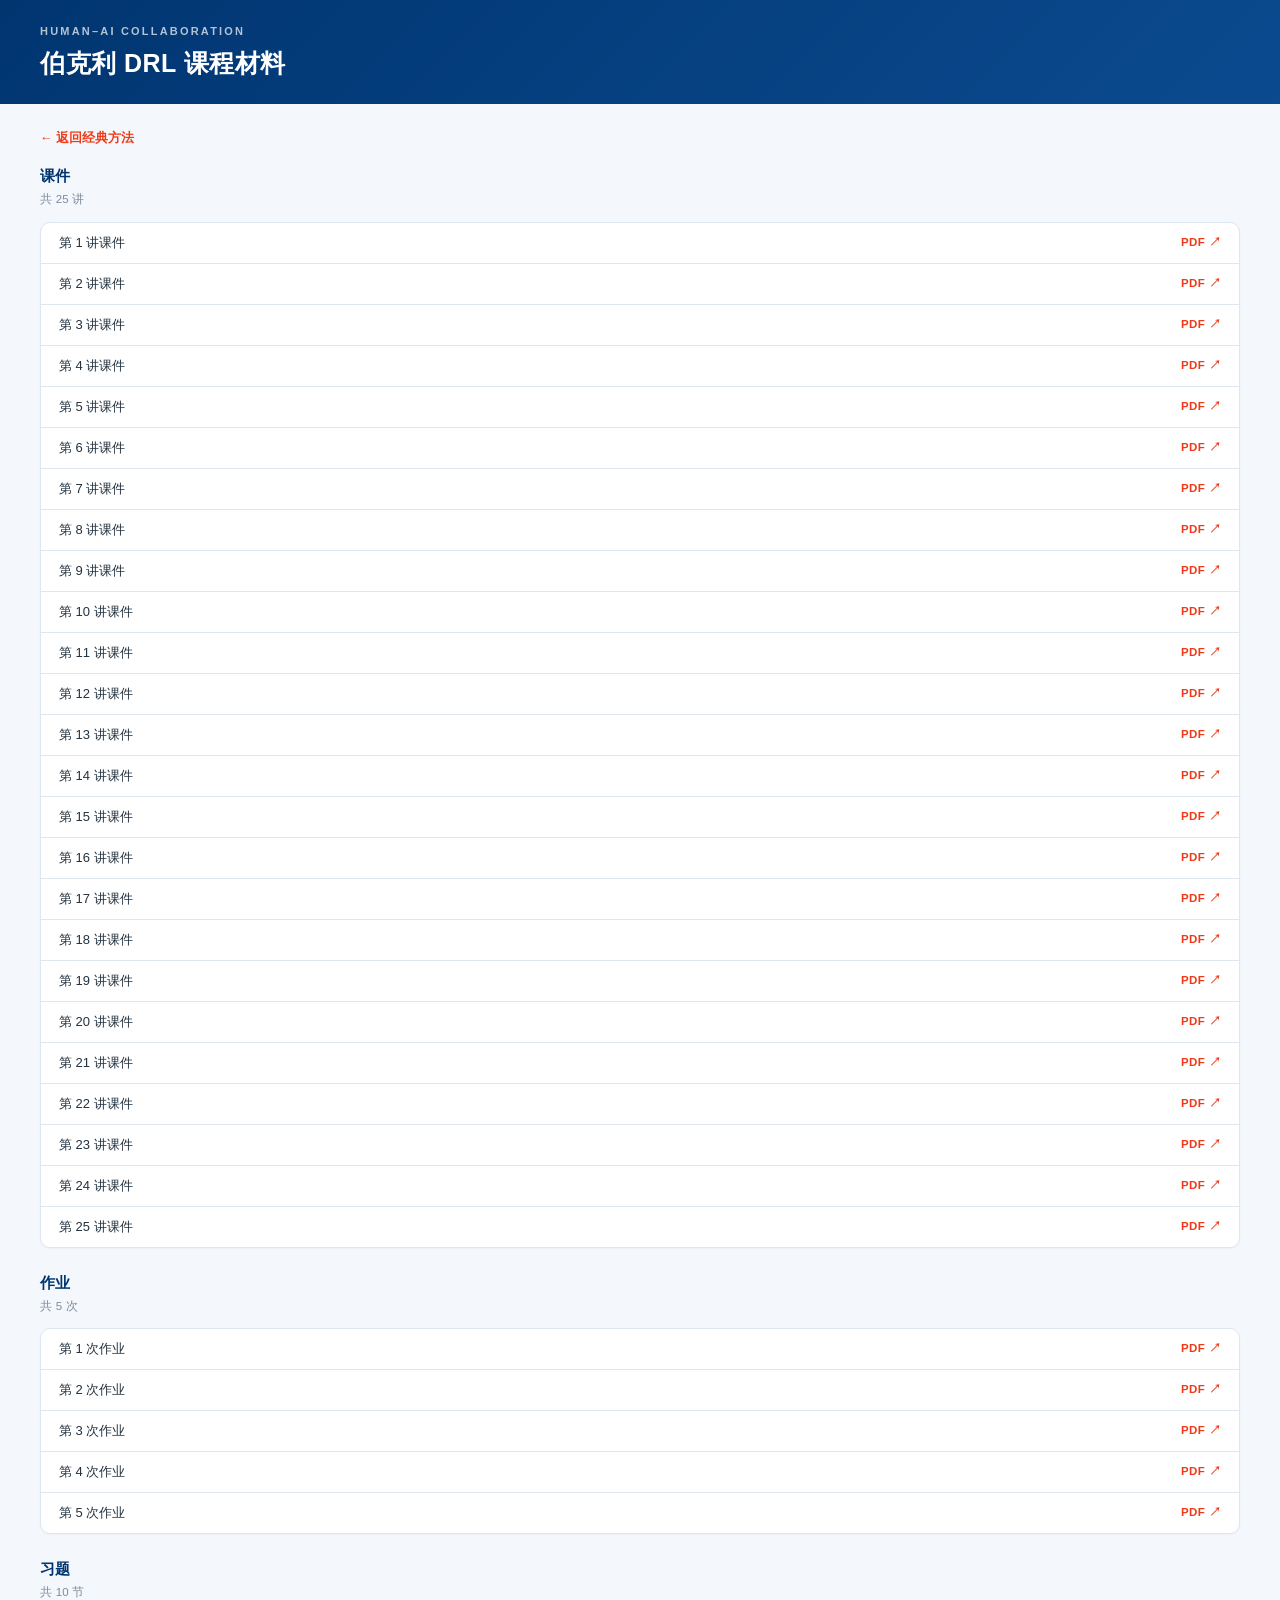
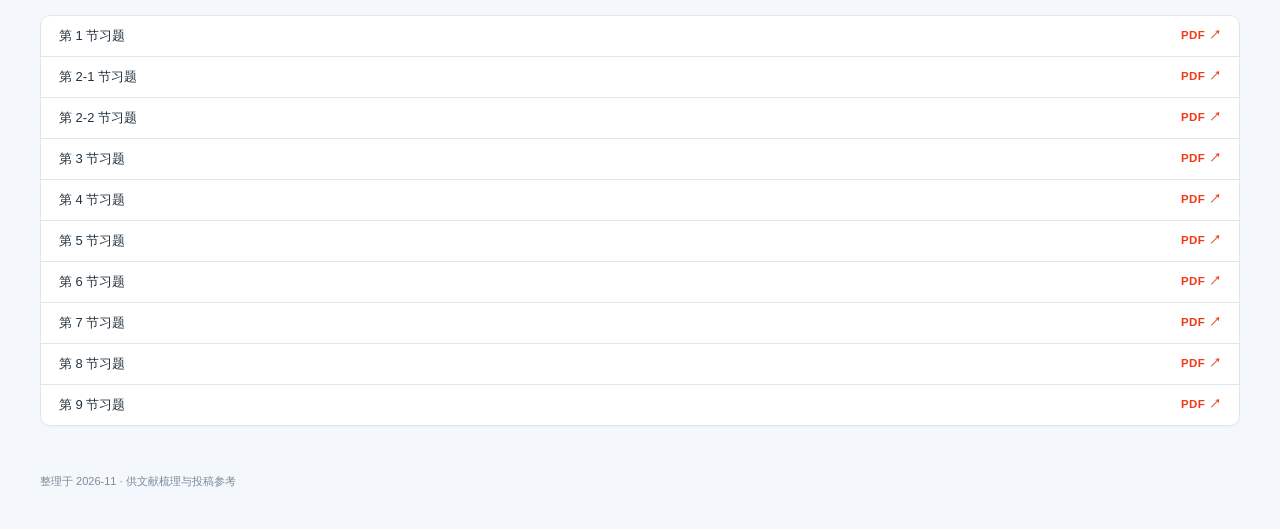
<file: methods/drl-berkeley.html>
<!DOCTYPE html>
<html lang="zh-CN">
<head>
<meta charset="utf-8">
<title>伯克利 DRL 课程材料 · HAC</title>
<link rel="stylesheet" href="../style.css">
</head>
<body>

<header>
  <div class="tag">HUMAN&ndash;AI COLLABORATION</div>
  <h1>伯克利 DRL 课程材料</h1>
</header>

<div class="wrap">

  <p class="crumb"><a href="../index.html#methods">&#8592; 返回经典方法</a></p>

  <h2 class="sec">课件<small>共 25 讲</small></h2>
  <div class="doclist">
    <a href="../pdf/drl-berkeley/lec-01.pdf" target="_blank">第 1 讲课件 <span>PDF &#8599;</span></a>
    <a href="../pdf/drl-berkeley/lec-02.pdf" target="_blank">第 2 讲课件 <span>PDF &#8599;</span></a>
    <a href="../pdf/drl-berkeley/lec-03.pdf" target="_blank">第 3 讲课件 <span>PDF &#8599;</span></a>
    <a href="../pdf/drl-berkeley/lec-04.pdf" target="_blank">第 4 讲课件 <span>PDF &#8599;</span></a>
    <a href="../pdf/drl-berkeley/lec-05.pdf" target="_blank">第 5 讲课件 <span>PDF &#8599;</span></a>
    <a href="../pdf/drl-berkeley/lec-06.pdf" target="_blank">第 6 讲课件 <span>PDF &#8599;</span></a>
    <a href="../pdf/drl-berkeley/lec-07.pdf" target="_blank">第 7 讲课件 <span>PDF &#8599;</span></a>
    <a href="../pdf/drl-berkeley/lec-08.pdf" target="_blank">第 8 讲课件 <span>PDF &#8599;</span></a>
    <a href="../pdf/drl-berkeley/lec-09.pdf" target="_blank">第 9 讲课件 <span>PDF &#8599;</span></a>
    <a href="../pdf/drl-berkeley/lec-10.pdf" target="_blank">第 10 讲课件 <span>PDF &#8599;</span></a>
    <a href="../pdf/drl-berkeley/lec-11.pdf" target="_blank">第 11 讲课件 <span>PDF &#8599;</span></a>
    <a href="../pdf/drl-berkeley/lec-12.pdf" target="_blank">第 12 讲课件 <span>PDF &#8599;</span></a>
    <a href="../pdf/drl-berkeley/lec-13.pdf" target="_blank">第 13 讲课件 <span>PDF &#8599;</span></a>
    <a href="../pdf/drl-berkeley/lec-14.pdf" target="_blank">第 14 讲课件 <span>PDF &#8599;</span></a>
    <a href="../pdf/drl-berkeley/lec-15.pdf" target="_blank">第 15 讲课件 <span>PDF &#8599;</span></a>
    <a href="../pdf/drl-berkeley/lec-16.pdf" target="_blank">第 16 讲课件 <span>PDF &#8599;</span></a>
    <a href="../pdf/drl-berkeley/lec-17.pdf" target="_blank">第 17 讲课件 <span>PDF &#8599;</span></a>
    <a href="../pdf/drl-berkeley/lec-18.pdf" target="_blank">第 18 讲课件 <span>PDF &#8599;</span></a>
    <a href="../pdf/drl-berkeley/lec-19.pdf" target="_blank">第 19 讲课件 <span>PDF &#8599;</span></a>
    <a href="../pdf/drl-berkeley/lec-20.pdf" target="_blank">第 20 讲课件 <span>PDF &#8599;</span></a>
    <a href="../pdf/drl-berkeley/lec-21.pdf" target="_blank">第 21 讲课件 <span>PDF &#8599;</span></a>
    <a href="../pdf/drl-berkeley/lec-22.pdf" target="_blank">第 22 讲课件 <span>PDF &#8599;</span></a>
    <a href="../pdf/drl-berkeley/lec-23.pdf" target="_blank">第 23 讲课件 <span>PDF &#8599;</span></a>
    <a href="../pdf/drl-berkeley/lec-24.pdf" target="_blank">第 24 讲课件 <span>PDF &#8599;</span></a>
    <a href="../pdf/drl-berkeley/lec-25.pdf" target="_blank">第 25 讲课件 <span>PDF &#8599;</span></a>
  </div>

  <h2 class="sec">作业<small>共 5 次</small></h2>
  <div class="doclist">
    <a href="../pdf/drl-berkeley/hw-1.pdf" target="_blank">第 1 次作业 <span>PDF &#8599;</span></a>
    <a href="../pdf/drl-berkeley/hw-2.pdf" target="_blank">第 2 次作业 <span>PDF &#8599;</span></a>
    <a href="../pdf/drl-berkeley/hw-3.pdf" target="_blank">第 3 次作业 <span>PDF &#8599;</span></a>
    <a href="../pdf/drl-berkeley/hw-4.pdf" target="_blank">第 4 次作业 <span>PDF &#8599;</span></a>
    <a href="../pdf/drl-berkeley/hw-5.pdf" target="_blank">第 5 次作业 <span>PDF &#8599;</span></a>
  </div>

  <h2 class="sec">习题<small>共 10 节</small></h2>
  <div class="doclist">
    <a href="../pdf/drl-berkeley/section-1.pdf" target="_blank">第 1 节习题 <span>PDF &#8599;</span></a>
    <a href="../pdf/drl-berkeley/section-2-1.pdf" target="_blank">第 2-1 节习题 <span>PDF &#8599;</span></a>
    <a href="../pdf/drl-berkeley/section-2-2.pdf" target="_blank">第 2-2 节习题 <span>PDF &#8599;</span></a>
    <a href="../pdf/drl-berkeley/section-3.pdf" target="_blank">第 3 节习题 <span>PDF &#8599;</span></a>
    <a href="../pdf/drl-berkeley/section-4.pdf" target="_blank">第 4 节习题 <span>PDF &#8599;</span></a>
    <a href="../pdf/drl-berkeley/section-5.pdf" target="_blank">第 5 节习题 <span>PDF &#8599;</span></a>
    <a href="../pdf/drl-berkeley/section-6.pdf" target="_blank">第 6 节习题 <span>PDF &#8599;</span></a>
    <a href="../pdf/drl-berkeley/section-7.pdf" target="_blank">第 7 节习题 <span>PDF &#8599;</span></a>
    <a href="../pdf/drl-berkeley/section-8.pdf" target="_blank">第 8 节习题 <span>PDF &#8599;</span></a>
    <a href="../pdf/drl-berkeley/section-9.pdf" target="_blank">第 9 节习题 <span>PDF &#8599;</span></a>
  </div>

</div>

<footer>整理于 2026-11 &middot; 供文献梳理与投稿参考</footer>

</body>
</html>
</file>
<file: style.css>
:root{
    --navy:#003570; --navy-2:#0B4A8F; --red:#F03A17; --ink:#23323F;
    --muted:#7C8B9B; --card:#FFFFFF; --bg:#F4F7FB; --line:#DEE7F1;
  }
  *{box-sizing:border-box}
  body{margin:0;background:var(--bg);color:var(--ink);
       font-family:"Microsoft YaHei","微软雅黑",-apple-system,Segoe UI,Arial,sans-serif;}
  header{background:linear-gradient(135deg,#003570 0%,#0B4A8F 100%);color:#fff;
         padding:26px 40px 24px;}
  header .tag{font:700 11px/1 Arial;letter-spacing:.2em;opacity:.7}
  header h1{margin:10px 0 0;font-size:25px;letter-spacing:.02em}

  .tabs{display:flex;gap:28px;padding:0 40px;background:#fff;border-bottom:1px solid var(--line);
        position:sticky;top:0;z-index:30;box-shadow:0 1px 6px rgba(0,53,112,.05)}
  .tabs button{appearance:none;background:none;border:none;cursor:pointer;
        padding:13px 2px 11px;font-size:13.5px;color:#5B6B7C;font-family:inherit;
        border-bottom:2px solid transparent;margin-bottom:-1px}
  .tabs button:hover{color:var(--navy)}
  .tabs button.on{color:var(--navy);font-weight:700;border-bottom-color:var(--red)}
  .tabs .right{margin-left:auto;align-self:center;font-size:11.5px;color:var(--muted)}

  .wrap{max-width:1340px;margin:0 auto;padding:8px 40px 48px}
  .page{display:none}
  .page.on{display:block}

  /* ---------- 学者 ---------- */
  .bar{display:flex;flex-wrap:wrap;gap:8px;align-items:center;
       padding:20px 0 18px;border-bottom:1px solid var(--line);margin-bottom:22px}
  .bar .hint{font-size:11.5px;color:var(--muted);margin-right:6px}
  .pill{border:1px solid var(--line);background:#fff;color:#4A5A6A;border-radius:999px;
        padding:6px 13px;font-size:12px;cursor:pointer;transition:.15s;white-space:nowrap;
        font-family:inherit}
  .pill:hover{border-color:#B9C9DC;color:var(--navy)}
  .pill.on{background:var(--navy);border-color:var(--navy);color:#fff}
  .grid{display:grid;grid-template-columns:repeat(auto-fill,minmax(292px,1fr));gap:16px}
  .card{background:var(--card);border:1px solid var(--line);border-radius:10px;
        padding:15px 16px 13px;display:flex;flex-direction:column;
        box-shadow:0 1px 2px rgba(0,53,112,.05);transition:.16s;position:relative;overflow:hidden}
  .card:before{content:"";position:absolute;left:0;top:0;bottom:0;width:3px;background:var(--navy);
               opacity:.85;transition:.16s}
  .card[data-tag="信任与采纳"]:before{background:var(--red)}
  .card[data-tag="人机团队与交互"]:before{background:#2E8BA8}
  .card[data-tag="认知·解释·组织"]:before{background:#6B7FA8}
  .card:hover{transform:translateY(-2px);box-shadow:0 8px 22px rgba(0,53,112,.13)}
  .top{display:flex;justify-content:space-between;align-items:flex-start;gap:8px}
  .name{font-size:16.5px;font-weight:700;color:var(--navy);line-height:1.3}
  .chip{font-size:10.5px;line-height:1;padding:5px 8px;border-radius:999px;
        background:#EDF3FA;color:#41546B;white-space:nowrap;font-weight:700}
  .card[data-tag="信任与采纳"] .chip{background:#FDEEE9;color:#B9381A}
  .card[data-tag="人机团队与交互"] .chip{background:#E7F3F7;color:#1F6B82}
  .card[data-tag="认知·解释·组织"] .chip{background:#EEF0F7;color:#4C5D85}
  .field{font-size:11.5px;color:var(--muted);margin:3px 0 8px;letter-spacing:.01em}
  .why{font-size:12.8px;line-height:1.68;color:#3B4A59;flex:1}
  .why b{color:var(--navy)}
  .links{margin-top:11px;display:flex;gap:14px;align-items:center}

  /* ---------- 期刊 ---------- */
  h2.sec{font-size:15px;color:var(--navy);margin:26px 0 12px;letter-spacing:.02em}
  h2.sec small{display:block;font:400 11.5px/1.7 Arial;color:var(--muted);letter-spacing:.02em;margin-top:4px}
  .jgrid{display:grid;grid-template-columns:repeat(auto-fill,minmax(430px,1fr));gap:16px}
  .jcard{background:var(--card);border:1px solid var(--line);border-radius:10px;
         padding:15px 18px 14px;position:relative;overflow:hidden;
         box-shadow:0 1px 2px rgba(0,53,112,.05);transition:.16s}
  .jcard:hover{transform:translateY(-2px);box-shadow:0 8px 22px rgba(0,53,112,.13)}
  .jcard:before{content:"";position:absolute;left:0;top:0;bottom:0;width:3px;background:#C0392B}
  .jcard[data-tier="FT50"]:before{background:#D2573E}
  .jcard[data-tier="ABS4"]:before{background:#E39A57}
  .jcard[data-tier="ABS3"]:before{background:#5B87B8}
  .jtop{display:flex;align-items:baseline;gap:10px;flex-wrap:wrap}
  .jname{font-size:17px;font-weight:700;color:var(--navy);line-height:1.3}
  .jfull{font-size:11.5px;color:var(--muted)}
  .tier{font-size:10.5px;line-height:1;padding:5px 8px;border-radius:999px;
        background:#C0392B;color:#fff;font-weight:700;white-space:nowrap;letter-spacing:.02em}
  .jcard[data-tier="FT50"] .tier{background:#D2573E;color:#fff}
  .jcard[data-tier="ABS4"] .tier{background:#FBEBD8;color:#8A4E12}
  .jcard[data-tier="ABS3"] .tier{background:#DCEAF7;color:#1F4E79}
  .stars{margin-left:auto;font-size:12px;letter-spacing:2px;color:var(--red);white-space:nowrap}
  .stars i{color:#D7DEE7;font-style:normal}
  .jdesc{font-size:13px;line-height:1.7;color:#3B4A59;margin:8px 0 10px}
  .jlinks{display:flex;gap:16px;align-items:center;font-size:11.5px}
  .jlinks a{color:var(--red);text-decoration:none;font-weight:700;font-family:Arial,sans-serif;
            letter-spacing:.03em}
  .jlinks a:hover{text-decoration:underline}

  /* ---------- 经典方法 ---------- */
  .mcard{background:var(--card);border:1px solid var(--line);border-radius:10px;
         padding:15px 16px 13px;position:relative;overflow:hidden;
         box-shadow:0 1px 2px rgba(0,53,112,.05);transition:.16s;
         display:flex;flex-direction:column}
  .mcard:before{content:"";position:absolute;left:0;top:0;bottom:0;width:3px;
                background:#2E8BA8;opacity:.9}
  .mcard[data-kind="教材"]:before{background:#6B7FA8}
  .mcard:hover{transform:translateY(-2px);box-shadow:0 8px 22px rgba(0,53,112,.13)}
  .mtop{display:flex;justify-content:space-between;align-items:flex-start;gap:8px}
  .mname{font-size:16px;font-weight:700;color:var(--navy);line-height:1.35}
  .mchip{font-size:10.5px;line-height:1;padding:5px 8px;border-radius:999px;
         background:#E7F3F7;color:#1F6B82;white-space:nowrap;font-weight:700}
  .mcard[data-kind="教材"] .mchip{background:#EEF0F7;color:#4C5D85}
  .mfield{font-size:11.5px;color:var(--muted);margin:4px 0 8px}
  .mdesc{font-size:12.8px;line-height:1.66;color:#3B4A59;flex:1}
  .mlinks{margin-top:11px}

  /* ---------- 经典文献 ---------- */
  .empty{background:var(--card);border:1px dashed #C9D6E5;border-radius:10px;
         padding:40px 32px;text-align:center;color:var(--muted);font-size:13px;
         line-height:2;box-shadow:0 1px 2px rgba(0,53,112,.04)}
  .empty b{display:block;color:var(--navy);font-size:16px;margin-bottom:8px;
           letter-spacing:.02em}
  .empty i{display:block;font-style:normal;font-size:12px;color:#8A99A9;margin-top:12px}

  /* ---------- 编辑表 ---------- */
  table{border-collapse:collapse;width:100%;background:#fff;font-size:12.5px}
  .tblwrap{background:#fff;border:1px solid var(--line);border-radius:10px;overflow:hidden}
  th,td{text-align:left;padding:10px 12px;border-bottom:1px solid var(--line);vertical-align:top}
  th{background:#F7FAFD;color:#41546B;font-size:11.5px;font-weight:700;letter-spacing:.02em}
  tr:last-child td{border-bottom:none}
  td:first-child{font-weight:700;color:var(--navy);white-space:nowrap}
  td b{color:var(--navy)}
  td .aff{display:block;font-size:11px;color:var(--muted);font-weight:400;margin-top:2px}

  a.sch{font:700 11.5px/1 Arial;color:var(--red);text-decoration:none;letter-spacing:.03em}
  a.sch:hover{text-decoration:underline}
  a.alt{font:400 11.5px/1 Arial;color:var(--muted);text-decoration:none}
  a.alt:hover{color:var(--navy);text-decoration:underline}
  footer{max-width:1340px;margin:0 auto;padding:0 40px 40px;font-size:11px;color:var(--muted)}
  footer b{color:#41546B;font-weight:700;letter-spacing:.01em}
  /* ---------- 子页面资料清单 ---------- */
  .doclist{background:#fff;border:1px solid var(--line);border-radius:10px;overflow:hidden;
           box-shadow:0 1px 2px rgba(0,53,112,.04)}
  .doclist a{display:flex;justify-content:space-between;align-items:center;gap:12px;
             padding:11px 18px;border-bottom:1px solid var(--line);
             font-size:13px;color:var(--ink);text-decoration:none;transition:.12s}
  .doclist a:last-child{border-bottom:none}
  .doclist a:hover{background:#F7FAFD;color:var(--navy)}
  .doclist a span{font:700 11.5px/1 Arial;color:var(--red);letter-spacing:.03em;
                  white-space:nowrap}
  .crumb{font-size:12.5px;margin:18px 0 -6px}
  .crumb a{color:var(--red);text-decoration:none;font-weight:700}
  .crumb a:hover{text-decoration:underline}

/* ===== 期刊与编辑（2026-11-14 同步）：投稿规则表 + 逐人优先级表 ===== */
#page-journals .audit-table td[rowspan] {vertical-align:middle}
#page-journals .audit-table-wrap {overflow-x:auto;border:1px solid var(--line);border-radius:10px;background:#fff}
#page-journals .audit-table {min-width:1080px;table-layout:fixed;line-height:1.65}
#page-journals .audit-table th {position:static}
#page-journals .audit-table td {overflow-wrap:anywhere}
#page-journals .audit-table td:first-child {white-space:normal}
#page-journals .audit-table .fit {color:#C0392B;white-space:nowrap;font-size:15px;letter-spacing:1px}
#page-journals .audit-table .fit-empty {color:#C3CCD7}
#page-journals .audit-table .detail {display:block;font-size:11.5px;color:#65788C;margin-top:5px;font-weight:400}
#page-journals .audit-table .review-status {display:block;font-size:11px;color:#65788C;margin-top:5px}
#page-journals .audit-table .uncertain .review-status {color:#9A5A14}
#page-journals .audit-table .added {font:600 10px Arial;color:#246E66;background:#E7F3EF;padding:2px 5px;border-radius:3px;display:inline-block;margin-top:5px}
#page-journals .audit-table a,#page-journals .route-table a,#page-journals .check-note a {color:#B83B22;text-decoration:none}
#page-journals .audit-table a:hover,#page-journals .route-table a:hover,#page-journals .check-note a:hover {text-decoration:underline}
#page-journals .audit-table .evidence a {display:block;font-size:11px;margin-bottom:6px}
#page-journals .route-table {min-width:760px;font-size:12px;line-height:1.75}
#page-journals .route-table td:first-child {width:8%}
</file>
